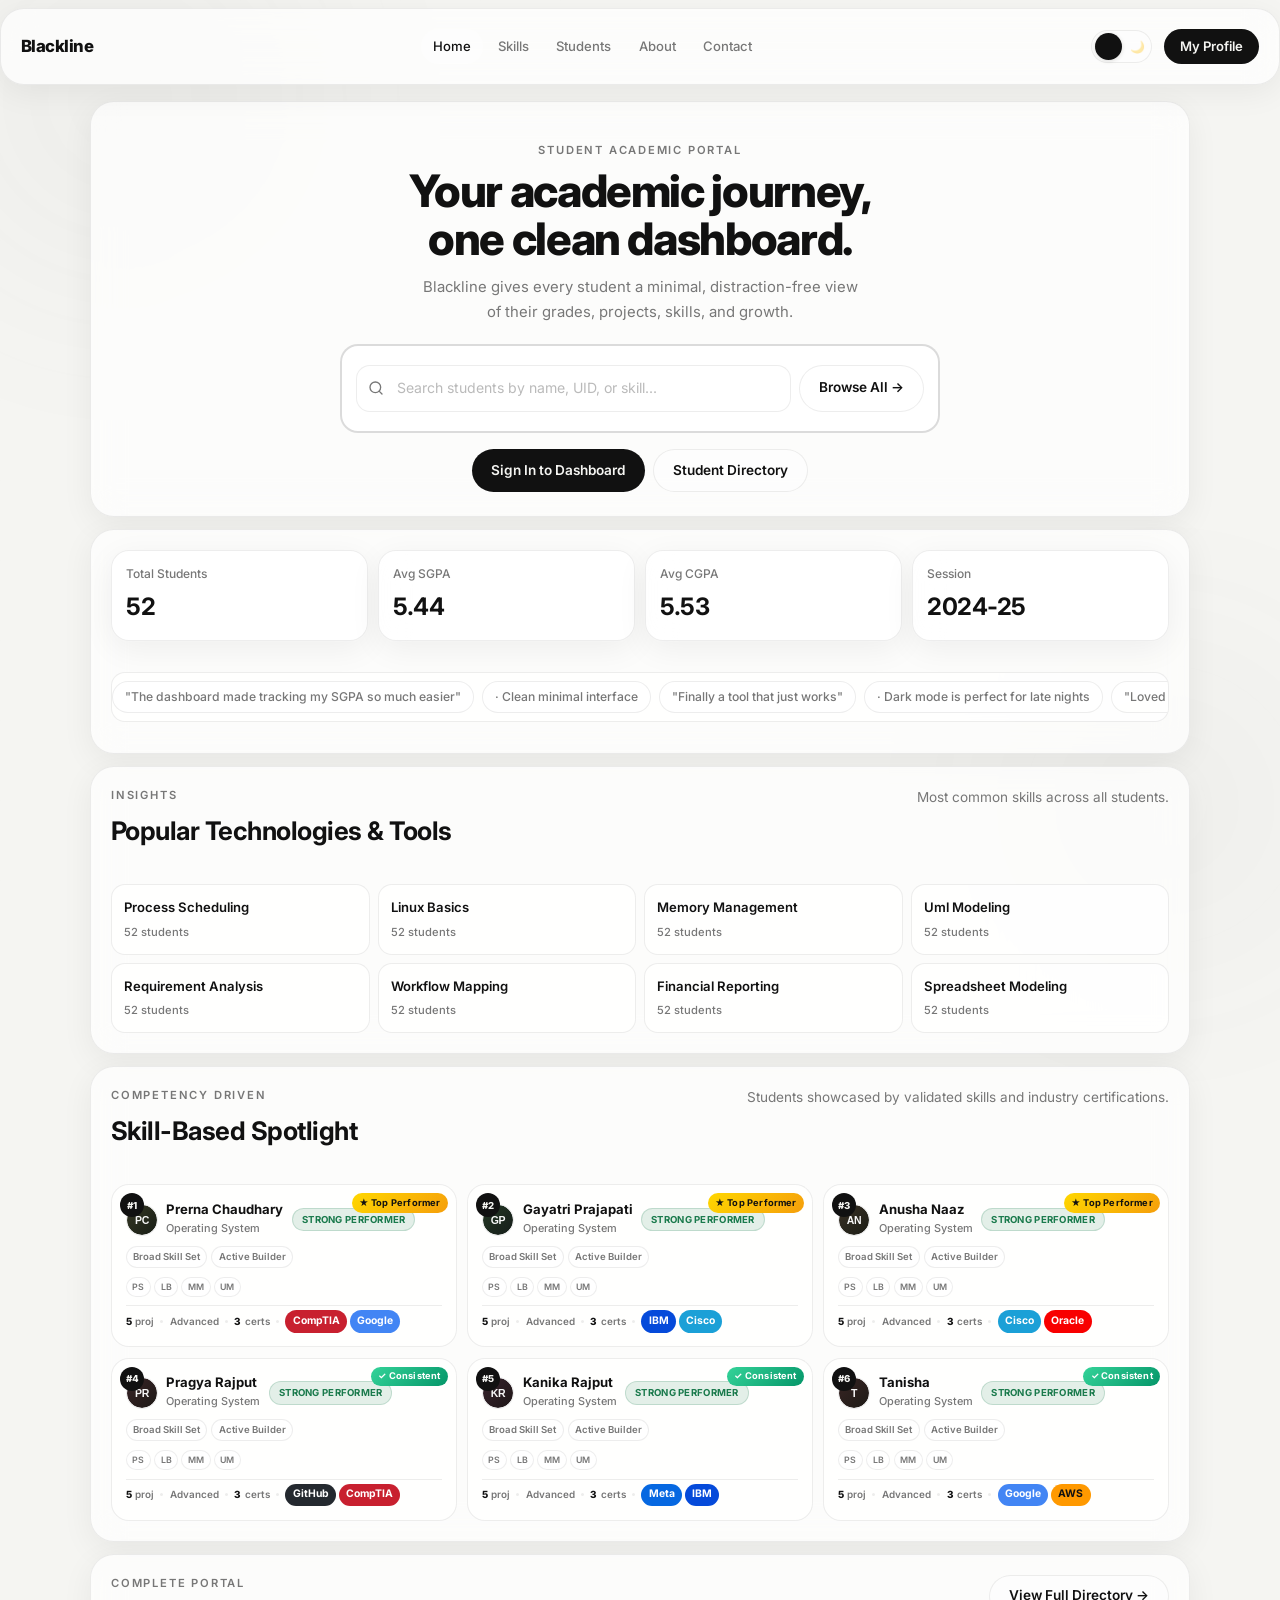
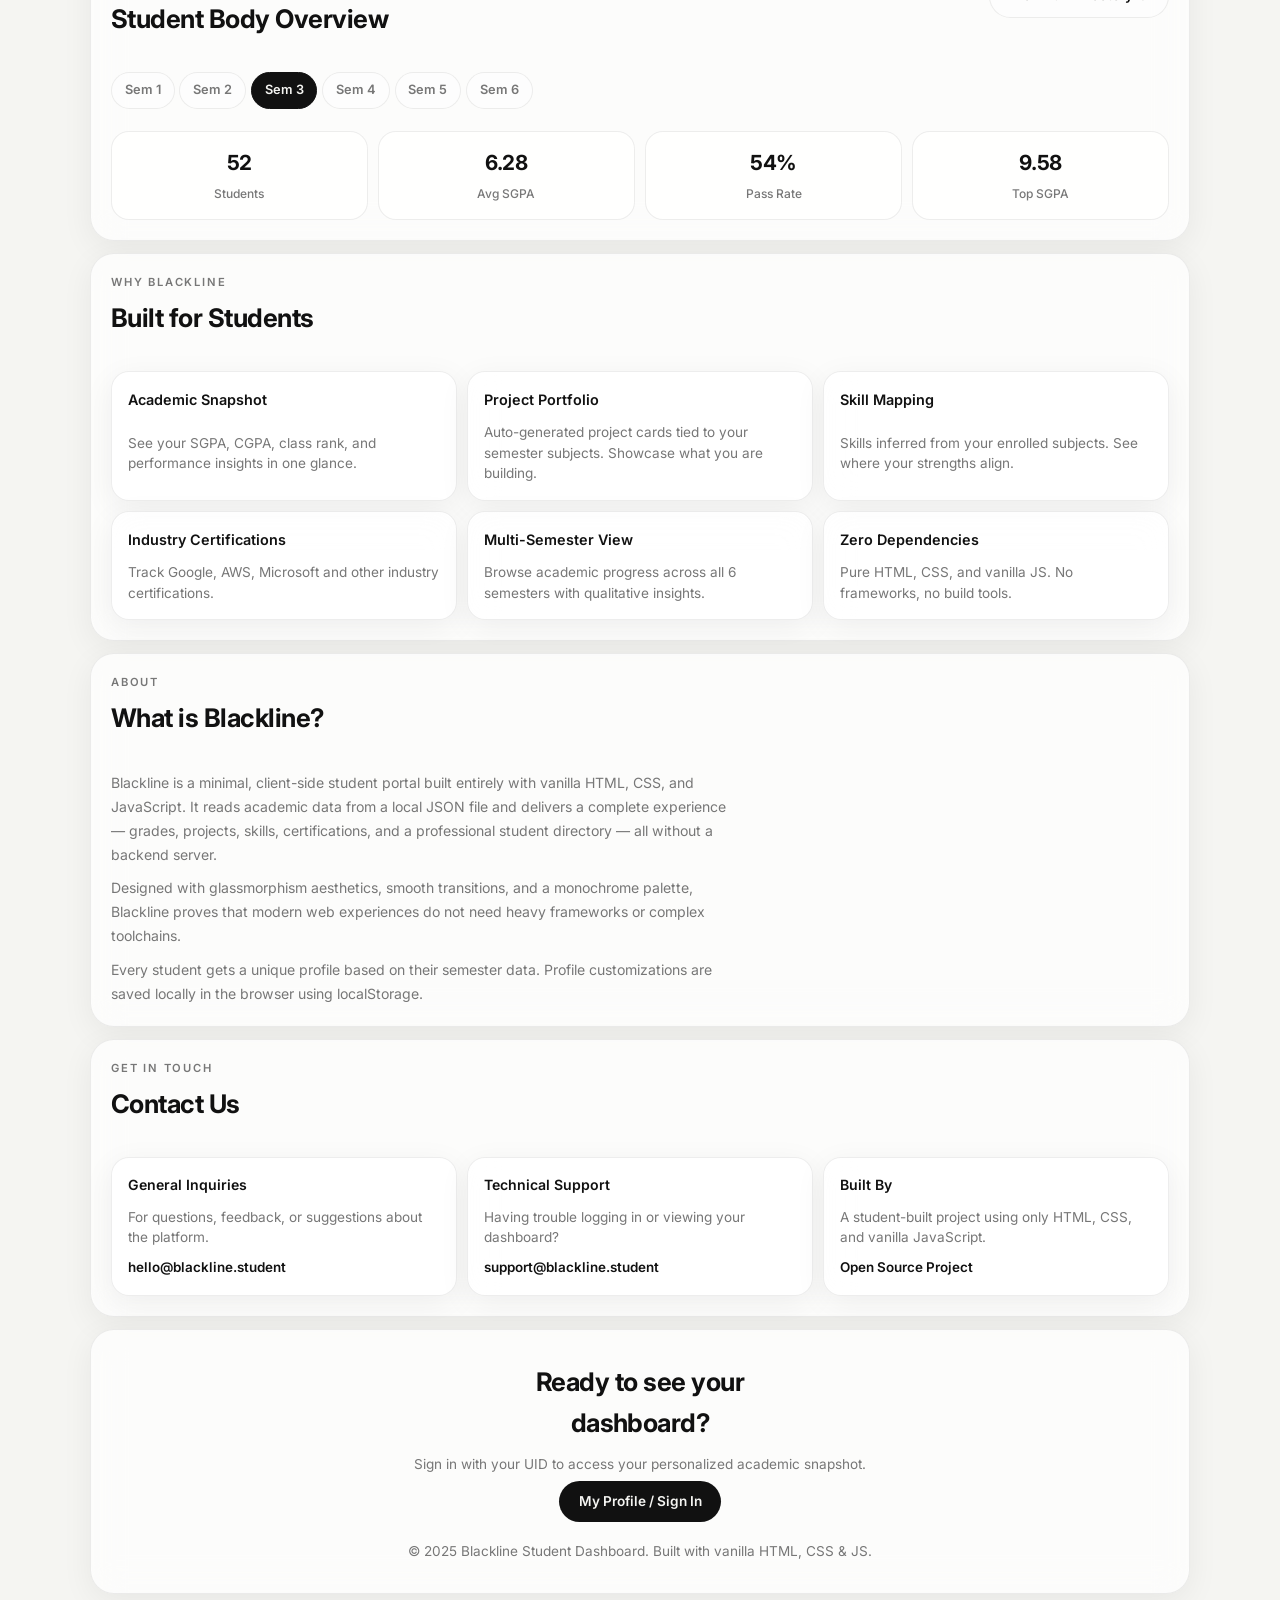
<file: index.html>
<!doctype html>
<html lang="en">
  <head>
    <meta charset="UTF-8" />
    <meta name="viewport" content="width=device-width, initial-scale=1.0" />
    <meta name="description" content="Blackline — A modern student academic portal. Discover students, explore skills, and access your dashboard." />
    <title>Blackline — Student Academic Portal</title>
    <link rel="preconnect" href="https://fonts.googleapis.com" />
    <link rel="preconnect" href="https://fonts.gstatic.com" crossorigin />
    <link href="https://fonts.googleapis.com/css2?family=Inter:wght@400;500;600;700;800&display=swap" rel="stylesheet" />
    <link rel="stylesheet" href="css/main.css" />
    <link rel="stylesheet" href="css/layout.css" />
    <link rel="stylesheet" href="css/components.css" />
    <link rel="stylesheet" href="css/pages.css" />
    <link rel="stylesheet" href="css/responsive.css" />
  </head>
  <body class="page page-home" data-page="home">
    <div class="page-noise" aria-hidden="true"></div>
    <div class="orb orb-1" aria-hidden="true"></div>
    <div class="orb orb-2" aria-hidden="true"></div>
    <div class="transition-shield" aria-hidden="true"></div>

    <!-- NAV BAR -->
    <header class="glass-panel home-nav" id="home-nav">
      <a class="home-logo" href="index.html">Blackline</a>
      <nav class="home-nav-links">
        <a href="#hero" class="is-current">Home</a>
        <a href="#skill-spotlight">Skills</a>
        <a href="students.html">Students</a>
        <a href="#about">About</a>
        <a href="#contact">Contact</a>
      </nav>
      <label class="theme-switch" aria-label="Toggle dark mode">
        <input type="checkbox" data-theme-toggle id="theme-toggle-home" />
        <span class="theme-switch-track"><span class="theme-switch-icon sun-icon">☀️</span><span class="theme-switch-thumb"></span><span class="theme-switch-icon moon-icon">🌙</span></span>
      </label>
      <a class="primary-button home-profile-btn" href="login.html"><span class="btn-text">My Profile</span></a>
    </header>

    <main class="app-shell home-shell">
      <!-- HERO with search -->
      <section class="glass-panel home-hero" id="hero">
        <p class="eyebrow">Student Academic Portal</p>
        <h1>Your academic journey,<br />one clean dashboard.</h1>
        <p class="lead">Blackline gives every student a minimal, distraction-free view of their grades, projects, skills, and growth.</p>
        <div class="hero-search-wrap" id="hero-search-wrap">
          <div class="search-panel hero-search-panel">
            <div class="search-input-wrap">
              <div class="search-icon-wrap">
                <svg class="search-svg" viewBox="0 0 24 24" fill="none" stroke="currentColor" stroke-width="2" stroke-linecap="round"><circle cx="11" cy="11" r="8" /><line x1="21" y1="21" x2="16.65" y2="16.65" /></svg>
                <input id="hero-student-search" type="search" placeholder="Search students by name, UID, or skill..." autocomplete="off" />
              </div>
              <a class="secondary-button" href="students.html">Browse All →</a>
            </div>
          </div>
          <div class="hero-search-results" id="hero-search-results"></div>
        </div>
        <div class="home-hero-actions">
          <a class="primary-button" href="login.html"><span class="btn-text">Sign In to Dashboard</span></a>
          <a class="secondary-button" href="students.html">Student Directory</a>
        </div>
      </section>

      <!-- STATS -->
      <section class="glass-panel home-section" id="stats">
        <div class="home-stats-row">
          <div class="stat-tile interactive-surface"><span class="stat-label">Total Students</span><strong class="stat-value" id="home-student-count">--</strong></div>
          <div class="stat-tile interactive-surface"><span class="stat-label">Avg SGPA</span><strong class="stat-value" id="home-avg-sgpa">--</strong></div>
          <div class="stat-tile interactive-surface"><span class="stat-label">Avg CGPA</span><strong class="stat-value" id="home-avg-cgpa">--</strong></div>
          <div class="stat-tile interactive-surface"><span class="stat-label">Session</span><strong class="stat-value" id="home-session">--</strong></div>
        </div>
        <div class="marquee-wrap" aria-hidden="true">
          <div class="marquee marquee-left">
            <div class="marquee-track">
              <span class="marquee-item">"The dashboard made tracking my SGPA so much easier"</span>
              <span class="marquee-item">· Clean minimal interface</span>
              <span class="marquee-item">"Finally a tool that just works"</span>
              <span class="marquee-item">· Dark mode is perfect for late nights</span>
              <span class="marquee-item">"Loved the project portfolio section"</span>
              <span class="marquee-item">· Built with vanilla JS</span>
              <span class="marquee-item">"The dashboard made tracking my SGPA so much easier"</span>
              <span class="marquee-item">· Clean minimal interface</span>
              <span class="marquee-item">"Finally a tool that just works"</span>
              <span class="marquee-item">· Dark mode is perfect for late nights</span>
              <span class="marquee-item">"Loved the project portfolio section"</span>
              <span class="marquee-item">· Built with vanilla JS</span>
            </div>
          </div>
        </div>
      </section>

      <!-- POPULAR TECHNOLOGIES -->
      <section class="glass-panel home-section" id="popular-tech">
        <div class="section-heading">
          <div><p class="eyebrow">Insights</p><h2>Popular Technologies & Tools</h2></div>
          <p class="subtle-text">Most common skills across all students.</p>
        </div>
        <div class="popular-tech-grid" id="popular-tech-grid"></div>
      </section>

      <!-- SKILL-BASED SPOTLIGHT -->
      <section class="glass-panel home-section" id="skill-spotlight">
        <div class="section-heading">
          <div><p class="eyebrow">Competency Driven</p><h2>Skill-Based Spotlight</h2></div>
          <p class="subtle-text">Students showcased by validated skills and industry certifications.</p>
        </div>
        <div class="skill-spotlight-grid" id="skill-spotlight-grid"></div>
      </section>

      <!-- STUDENT BODY OVERVIEW -->
      <section class="glass-panel home-section" id="student-body">
        <div class="section-heading">
          <div><p class="eyebrow">Complete Portal</p><h2>Student Body Overview</h2></div>
          <a class="secondary-button" href="students.html">View Full Directory →</a>
        </div>
        <div class="semester-tabs" id="semester-tabs"></div>
        <div class="semester-overview-grid" id="semester-overview-grid"></div>
      </section>

      <!-- FEATURES -->
      <section class="glass-panel home-section" id="features">
        <div class="section-heading"><div><p class="eyebrow">Why Blackline</p><h2>Built for Students</h2></div></div>
        <div class="home-features-grid">
          <article class="feature-card interactive-surface"><h3>Academic Snapshot</h3><p class="subtle-text">See your SGPA, CGPA, class rank, and performance insights in one glance.</p></article>
          <article class="feature-card interactive-surface"><h3>Project Portfolio</h3><p class="subtle-text">Auto-generated project cards tied to your semester subjects. Showcase what you are building.</p></article>
          <article class="feature-card interactive-surface"><h3>Skill Mapping</h3><p class="subtle-text">Skills inferred from your enrolled subjects. See where your strengths align.</p></article>
          <article class="feature-card interactive-surface"><h3>Industry Certifications</h3><p class="subtle-text">Track Google, AWS, Microsoft and other industry certifications.</p></article>
          <article class="feature-card interactive-surface"><h3>Multi-Semester View</h3><p class="subtle-text">Browse academic progress across all 6 semesters with qualitative insights.</p></article>
          <article class="feature-card interactive-surface"><h3>Zero Dependencies</h3><p class="subtle-text">Pure HTML, CSS, and vanilla JS. No frameworks, no build tools.</p></article>
        </div>
      </section>

      <!-- ABOUT -->
      <section class="glass-panel home-section" id="about">
        <div class="section-heading"><div><p class="eyebrow">About</p><h2>What is Blackline?</h2></div></div>
        <div class="home-about-content">
          <p>Blackline is a minimal, client-side student portal built entirely with vanilla HTML, CSS, and JavaScript. It reads academic data from a local JSON file and delivers a complete experience — grades, projects, skills, certifications, and a professional student directory — all without a backend server.</p>
          <p>Designed with glassmorphism aesthetics, smooth transitions, and a monochrome palette, Blackline proves that modern web experiences do not need heavy frameworks or complex toolchains.</p>
          <p>Every student gets a unique profile based on their semester data. Profile customizations are saved locally in the browser using localStorage.</p>
        </div>
      </section>

      <!-- CONTACT -->
      <section class="glass-panel home-section" id="contact">
        <div class="section-heading"><div><p class="eyebrow">Get in Touch</p><h2>Contact Us</h2></div></div>
        <div class="home-contact-grid">
          <div class="contact-card interactive-surface"><h3>General Inquiries</h3><p class="subtle-text">For questions, feedback, or suggestions about the platform.</p><p class="contact-value">hello@blackline.student</p></div>
          <div class="contact-card interactive-surface"><h3>Technical Support</h3><p class="subtle-text">Having trouble logging in or viewing your dashboard?</p><p class="contact-value">support@blackline.student</p></div>
          <div class="contact-card interactive-surface"><h3>Built By</h3><p class="subtle-text">A student-built project using only HTML, CSS, and vanilla JavaScript.</p><p class="contact-value">Open Source Project</p></div>
        </div>
      </section>

      <!-- FOOTER -->
      <footer class="glass-panel home-footer">
        <h2>Ready to see your dashboard?</h2>
        <p class="subtle-text">Sign in with your UID to access your personalized academic snapshot.</p>
        <a class="primary-button" href="login.html"><span class="btn-text">My Profile / Sign In</span></a>
        <p class="subtle-text mt-md">&copy; 2025 Blackline Student Dashboard. Built with vanilla HTML, CSS & JS.</p>
      </footer>
    </main>
    <script defer src="js/app.js"></script>
    <script defer src="js/pages/home.js"></script>
  </body>
</html>
</file>
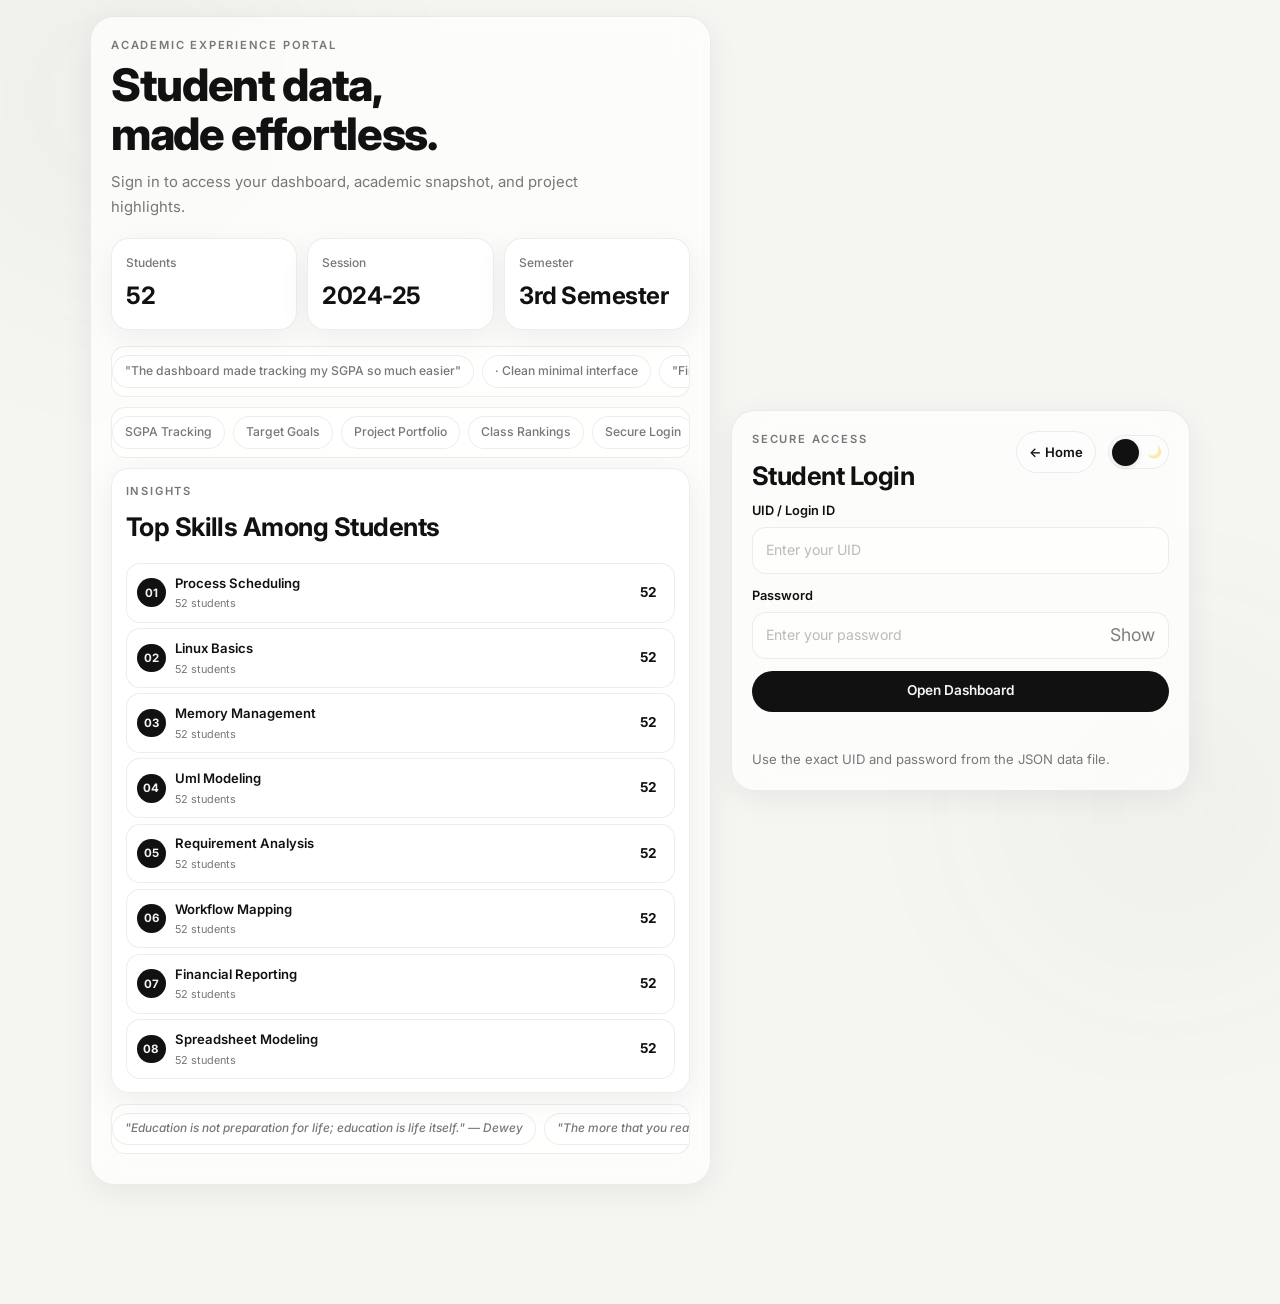
<file: dashboard.html>
<!DOCTYPE html>
<html lang="en">
<head>
  <meta charset="UTF-8">
  <meta name="viewport" content="width=device-width, initial-scale=1.0">
  <meta name="description" content="Blackline Student Dashboard — Profile, marks, projects, skills, certifications.">
  <title>Blackline Student Dashboard</title>
  <link rel="preconnect" href="https://fonts.googleapis.com">
  <link rel="preconnect" href="https://fonts.gstatic.com" crossorigin>
  <link href="https://fonts.googleapis.com/css2?family=Inter:wght@400;500;600;700;800&display=swap" rel="stylesheet">
  <link rel="stylesheet" href="css/main.css">
  <link rel="stylesheet" href="css/layout.css">
  <link rel="stylesheet" href="css/components.css">
  <link rel="stylesheet" href="css/pages.css">
  <link rel="stylesheet" href="css/responsive.css">
</head>
<body class="page page-dashboard" data-page="dashboard">
  <div class="page-noise" aria-hidden="true"></div>
  <div class="orb orb-1" aria-hidden="true"></div>
  <div class="orb orb-2" aria-hidden="true"></div>
  <div class="transition-shield" aria-hidden="true"></div>
  <div class="mobile-nav-overlay" id="mobile-nav-overlay" aria-hidden="true"></div>

  <div class="app-shell dashboard-shell">

    <!-- HEADER: fixed top bar with nav -->
    <header class="glass-panel dashboard-header" id="dashboard-top">
      <div class="header-profile">
        <img class="avatar avatar-header" id="header-avatar" src="" alt="Profile">
        <div class="header-info"><p class="header-title" id="header-name">Student</p><p class="header-subtitle" id="header-meta">UID</p></div>
      </div>
      <button class="hamburger" id="hamburger-btn" aria-label="Toggle navigation" aria-expanded="false"><span></span><span></span><span></span></button>
      <nav class="main-nav" id="main-nav" aria-label="Primary navigation">
        <button class="nav-close-btn" id="nav-close-btn" aria-label="Close navigation" type="button">✕</button>
        <a class="nav-link is-active" data-page-link="dashboard" href="#dashboard">Dashboard</a>
        <a class="nav-link" id="nav-profile-link" href="profile.html">Profile</a>
        <a class="nav-link" data-page-link="academic" href="#academic">Marks</a>
        <a class="nav-link" data-page-link="courses" href="#courses">Courses</a>
        <a class="nav-link" data-page-link="projects" href="#projects">Projects</a>
        <a class="nav-link" data-page-link="settings" href="#settings">Settings</a>
        <button class="nav-button" id="logout-button" type="button">Logout</button>
      </nav>
      <label class="theme-switch" aria-label="Toggle dark mode">
        <input type="checkbox" data-theme-toggle id="theme-toggle-dash">
        <span class="theme-switch-track"><span class="theme-switch-icon sun-icon">☀️</span><span class="theme-switch-thumb"></span><span class="theme-switch-icon moon-icon">🌙</span></span>
      </label>
    </header>

    <!-- PAGE: Dashboard (home/overview) -->
    <section class="dash-page is-active-page" id="dashboard" data-page-id="dashboard">
      <div class="glass-panel hero-panel">
        <div class="hero-copy"><p class="eyebrow">Dashboard</p><h1 id="hero-title">Welcome back</h1><p class="lead" id="hero-description"></p></div>
        <div class="hero-metrics" id="hero-metrics"></div>
        <div class="search-panel">
          <label class="search-label" for="dashboard-search">Search your dashboard</label>
          <div class="search-input-wrap">
            <div class="search-icon-wrap">
              <svg class="search-svg" viewBox="0 0 24 24" fill="none" stroke="currentColor" stroke-width="2" stroke-linecap="round"><circle cx="11" cy="11" r="8"/><line x1="21" y1="21" x2="16.65" y2="16.65"/></svg>
              <input id="dashboard-search" type="search" placeholder="Search subjects, projects, skills…" autocomplete="off">
            </div>
            <button class="secondary-button" id="clear-search" type="button">Clear</button>
          </div>
          <p class="subtle-text" id="search-summary"></p>
        </div>
      </div>
      <!-- Quick skills preview on dashboard -->
      <div class="glass-panel">
        <div class="section-heading"><div><p class="eyebrow">Skills</p><h2>Applied Strengths</h2></div></div>
        <div class="tag-cloud" id="skills-grid"></div>
      </div>
      <!-- Performance Insights -->
      <div class="glass-panel">
        <div class="section-heading"><div><p class="eyebrow">Performance</p><h2>Performance Insights</h2></div><p class="subtle-text">Qualitative overview of your academic journey.</p></div>
        <div id="performance-breakdown"></div>
      </div>
    </section>

    <!-- PAGE: Profile (Identity, Edu, Exp, Certs) -->
    <section class="dash-page" id="profile" data-page-id="profile">
      <div class="glass-panel">
        <div class="section-heading"><div><p class="eyebrow">Profile</p><h2>Student Identity</h2></div><p class="subtle-text">Your profile, focus area, and contact details.</p></div>
        <div class="profile-layout">
          <div class="profile-card interactive-surface">
            <img class="avatar avatar-profile" id="profile-avatar" src="" alt="Profile">
            <div class="profile-copy"><h3 id="profile-name">Name</h3><p class="profile-headline" id="profile-headline"></p><p class="profile-about" id="profile-about"></p></div>
          </div>
          <div class="detail-grid" id="profile-details"></div>
        </div>
      </div>
      
      <div class="glass-panel">
        <div class="section-heading"><div><p class="eyebrow">Background</p><h2>Education</h2></div></div>
        <div class="card-grid" id="education-grid"></div>
      </div>

      <div class="glass-panel">
        <div class="section-heading"><div><p class="eyebrow">Career</p><h2>Experience</h2></div></div>
        <div class="card-grid" id="experience-grid"></div>
      </div>

      <div class="glass-panel">
        <div class="section-heading"><div><p class="eyebrow">Credentials</p><h2>Certifications &amp; Licenses</h2></div></div>
        <div class="card-grid certification-grid" id="certifications-grid"></div>
      </div>

      <div class="glass-panel">
        <div class="section-heading"><div><p class="eyebrow">Communication</p><h2>Languages</h2></div></div>
        <div class="card-grid" id="languages-grid"></div>
      </div>

      <div class="glass-panel">
        <div class="section-heading"><div><p class="eyebrow">Stack</p><h2>Technologies</h2></div></div>
        <div class="card-grid" id="technologies-grid"></div>
      </div>
    </section>

    <!-- PAGE: Marks / Academic -->
    <section class="dash-page" id="academic" data-page-id="academic">
      <div class="glass-panel">
        <div class="section-heading"><div><p class="eyebrow">Academic</p><h2>Marks &amp; Grades</h2></div><p class="subtle-text">Subject-wise performance snapshot.</p></div>
        <div class="summary-grid" id="academic-summary"></div>
      </div>
      <div class="glass-panel">
        <div class="section-heading compact"><div><p class="eyebrow">Subjects</p><h2>Course Details</h2></div></div>
        <div class="semester-tabs" id="dash-academic-tabs"></div>
        <div class="semester-content-wrap">
          <div class="card-grid academic-grid" id="academic-grid"></div>
        </div>
      </div>
    </section>

    <!-- PAGE: Courses -->
    <section class="dash-page" id="courses" data-page-id="courses">
      <div class="glass-panel">
        <div class="section-heading"><div><p class="eyebrow">Learning</p><h2>Additional Courses</h2></div><p class="subtle-text">Structured learning and ongoing courses.</p></div>
        <div class="card-grid" id="courses-grid"></div>
      </div>
    </section>

    <!-- PAGE: Projects -->
    <section class="dash-page" id="projects" data-page-id="projects">
      <div class="glass-panel">
        <div class="section-heading"><div><p class="eyebrow">Projects</p><h2>Portfolio Highlights</h2></div><p class="subtle-text">Project cards with domain-relevant ideas.</p></div>
        <div class="card-grid project-grid" id="projects-grid"></div>
      </div>
    </section>

    <!-- PAGE: Settings / Edit Profile -->
    <section class="dash-page" id="settings" data-page-id="settings">
      <div class="glass-panel">
        <div class="section-heading"><div><p class="eyebrow">Settings</p><h2>Edit Profile</h2></div><p class="subtle-text">Saved in this browser's localStorage.</p></div>
        <form class="editor-form" id="profile-form" novalidate>
          <div class="editor-preview interactive-surface">
            <img class="avatar avatar-editor" id="editor-avatar" src="" alt="Preview">
            <div><h3 id="editor-name-preview">Name</h3><p class="subtle-text">Upload an image or keep the generated avatar.</p></div>
            <div class="field-group field-group-inline"><label for="avatar-upload">Profile Image</label><input id="avatar-upload" name="avatarUpload" type="file" accept="image/*"></div>
          </div>
          <div class="editor-grid">
            <div class="field-group"><label for="display-name">Preferred Name</label><input id="display-name" name="displayName" type="text" placeholder="Display name"></div>
            <div class="field-group"><label for="headline">Headline</label><input id="headline" name="headline" type="text" placeholder="Short headline"></div>
            <div class="field-group"><label for="email">Email</label><input id="email" name="email" type="email" placeholder="you@example.com"></div>
            <div class="field-group"><label for="phone">Phone</label><input id="phone" name="phone" type="tel" placeholder="+91"></div>
            <div class="field-group"><label for="location">Location</label><input id="location" name="location" type="text" placeholder="City, State"></div>
            <div class="field-group"><label for="learning-focus">Academic Focus</label><input id="learning-focus" name="learningFocus" type="text" placeholder="Current focus"></div>
            <div class="field-group field-group-wide"><label for="skills-input">Skills</label><textarea id="skills-input" name="skills" rows="2" placeholder="Comma-separated skills"></textarea></div>
            <div class="field-group field-group-wide"><label for="about-input">About</label><textarea id="about-input" name="about" rows="4" placeholder="Short profile summary"></textarea></div>
          </div>

          <!-- Education Section (LinkedIn-style) -->
          <div class="settings-section" id="settings-education">
            <div class="settings-section-header">
              <div><p class="eyebrow">Background</p><h3>Education</h3></div>
              <button type="button" class="add-entry-btn" id="add-education-btn"><span class="plus-icon">+</span> Add</button>
            </div>
            <div class="settings-entries" id="education-entries"></div>
          </div>

          <!-- Experience Section (LinkedIn-style) -->
          <div class="settings-section" id="settings-experience">
            <div class="settings-section-header">
              <div><p class="eyebrow">Career</p><h3>Experience</h3></div>
              <button type="button" class="add-entry-btn" id="add-experience-btn"><span class="plus-icon">+</span> Add</button>
            </div>
            <div class="settings-entries" id="experience-entries"></div>
          </div>

          <!-- Certifications Section (LinkedIn-style) -->
          <div class="settings-section" id="settings-certifications">
            <div class="settings-section-header">
              <div><p class="eyebrow">Credentials</p><h3>Certifications & Licenses</h3></div>
              <button type="button" class="add-entry-btn" id="add-certification-btn"><span class="plus-icon">+</span> Add</button>
            </div>
            <div class="settings-entries" id="certification-entries"></div>
          </div>

          <!-- Programming Languages Section -->
          <div class="settings-section" id="settings-languages">
            <div class="settings-section-header">
              <div><p class="eyebrow">Communication</p><h3>Programming Languages</h3></div>
            </div>
            <div class="tag-input-row" id="language-input-row">
              <div class="field-group"><input type="text" id="lang-input" placeholder="e.g. C++, Java, Python, JavaScript"></div>
              <div class="field-group">
                <select id="lang-level">
                  <option value="" disabled selected>Select level</option>
                  <option value="Beginner">Beginner</option>
                  <option value="Intermediate">Intermediate</option>
                  <option value="Advanced">Advanced</option>
                </select>
              </div>
              <button type="button" class="secondary-button" id="add-language-btn">Add</button>
            </div>
            <div class="tag-cloud mt-sm" id="language-entries"></div>
          </div>

          <!-- Technologies Section -->
          <div class="settings-section" id="settings-technologies">
            <div class="settings-section-header">
              <div><p class="eyebrow">Stack</p><h3>Technologies & Tools</h3></div>
            </div>
            <div class="tag-input-row" id="technology-input-row">
              <div class="field-group"><input type="text" id="tech-input" placeholder="e.g. React, Node.js, Docker, AWS"></div>
              <div class="field-group">
                <select id="tech-level">
                  <option value="" disabled selected>Select level</option>
                  <option value="Beginner">Beginner</option>
                  <option value="Intermediate">Intermediate</option>
                  <option value="Advanced">Advanced</option>
                </select>
              </div>
              <button type="button" class="secondary-button" id="add-technology-btn">Add</button>
            </div>
            <div class="tag-cloud mt-sm" id="technology-entries"></div>
          </div>

          <div class="editor-actions">
            <button class="primary-button" type="submit"><span class="btn-text">Save Changes</span></button>
            <button class="secondary-button" id="reset-profile" type="button">Reset Customizations</button>
          </div>
        </form>
        <p class="form-feedback" id="profile-feedback" aria-live="polite"></p>
      </div>
    </section>

    <!-- FOOTER -->
    <footer class="glass-panel dashboard-footer">
      <p class="subtle-text">&copy; 2025 Blackline Student Dashboard. Built with vanilla HTML, CSS &amp; JS.</p>
    </footer>
  </div>
  <script defer src="js/app.js"></script>
  <script defer src="js/pages/dashboard.js"></script>
</body>
</html>
</file>
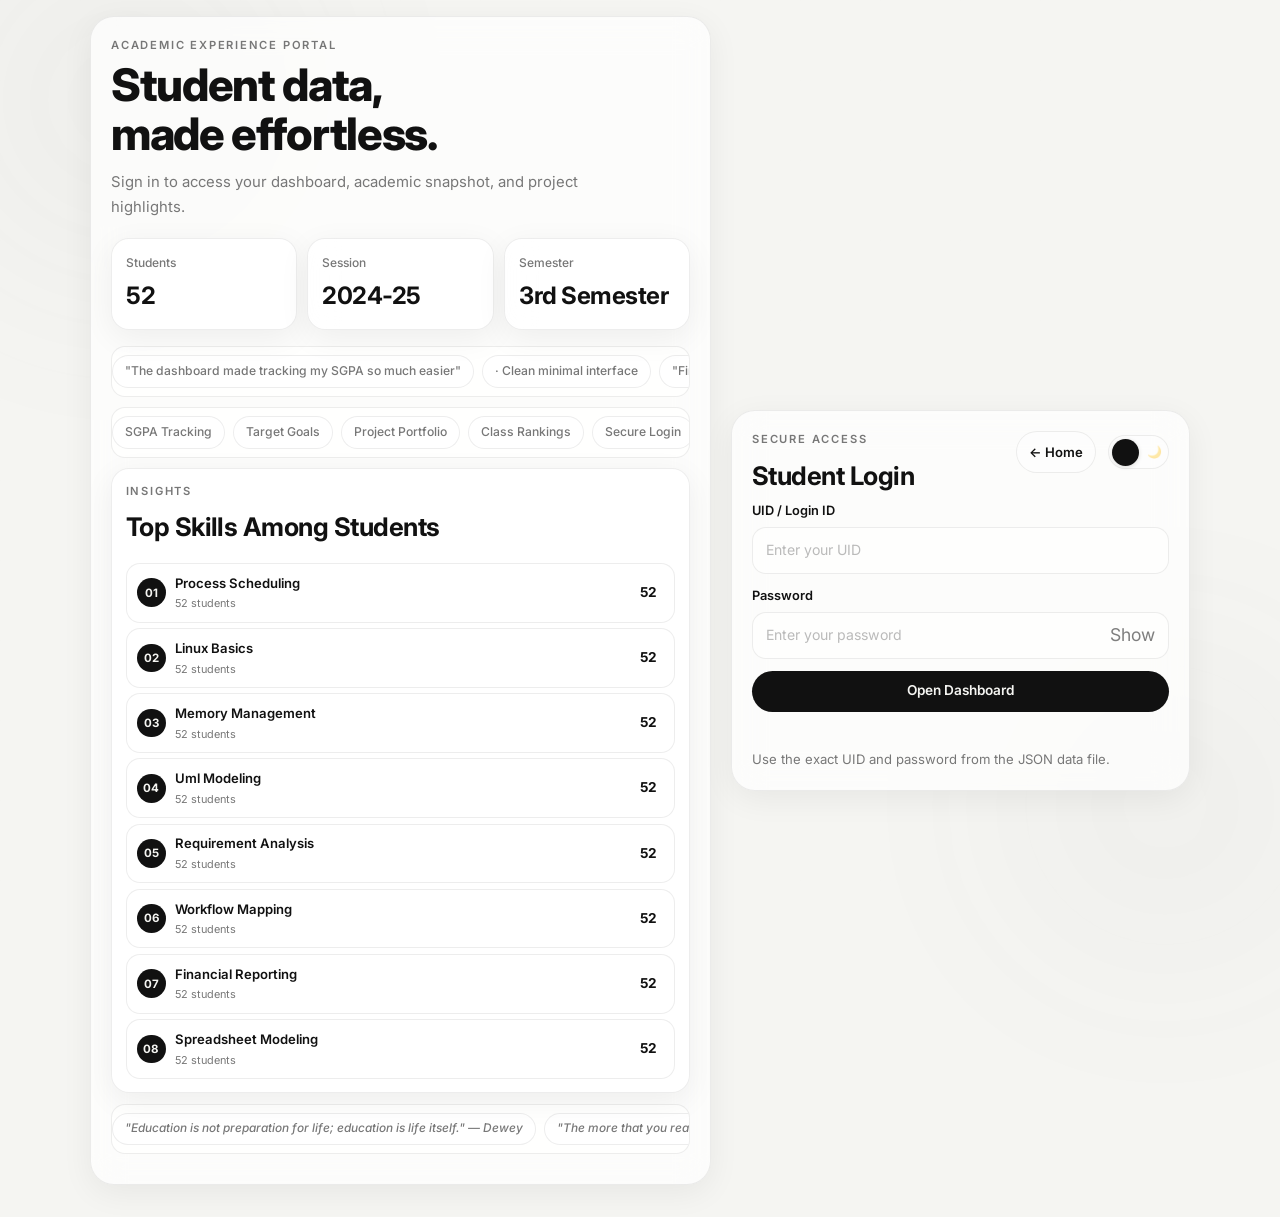
<file: login.html>
<!DOCTYPE html>
<html lang="en">
<head>
  <meta charset="UTF-8">
  <meta name="viewport" content="width=device-width, initial-scale=1.0">
  <meta name="description" content="Blackline Student Dashboard — Minimal academic portal.">
  <title>Blackline Student Dashboard | Login</title>
  <link rel="preconnect" href="https://fonts.googleapis.com">
  <link rel="preconnect" href="https://fonts.gstatic.com" crossorigin>
  <link href="https://fonts.googleapis.com/css2?family=Inter:wght@400;500;600;700;800&display=swap" rel="stylesheet">
  <link rel="stylesheet" href="css/main.css">
  <link rel="stylesheet" href="css/layout.css">
  <link rel="stylesheet" href="css/components.css">
  <link rel="stylesheet" href="css/pages.css">
  <link rel="stylesheet" href="css/responsive.css">
</head>
<body class="page page-auth" data-page="login">
  <div class="page-noise" aria-hidden="true"></div>
  <div class="orb orb-1" aria-hidden="true"></div>
  <div class="orb orb-2" aria-hidden="true"></div>
  <div class="transition-shield" aria-hidden="true"></div>

  <main class="app-shell auth-shell">

    <!-- LEFT: overview panel -->
    <section class="glass-panel auth-overview" id="auth-overview">
      <p class="eyebrow">Academic Experience Portal</p>
      <h1>Student data, made&nbsp;effortless.</h1>
      <p class="lead">Sign in to access your dashboard, academic snapshot, and project highlights.</p>

      <!-- Stats row -->
      <div class="overview-grid">
        <article class="stat-tile interactive-surface"><span class="stat-label">Students</span><strong class="stat-value" id="login-student-count">—</strong></article>
        <article class="stat-tile interactive-surface"><span class="stat-label">Session</span><strong class="stat-value" id="login-session-label">—</strong></article>
        <article class="stat-tile interactive-surface"><span class="stat-label">Semester</span><strong class="stat-value" id="login-semester-label">—</strong></article>
      </div>

      <!-- Infinite scrolling banner 1 -->
      <div class="marquee-wrap" aria-hidden="true">
        <div class="marquee marquee-left">
          <div class="marquee-track">
            <span class="marquee-item">"The dashboard made tracking my SGPA so much easier"</span>
            <span class="marquee-item">· Clean minimal interface</span>
            <span class="marquee-item">"Finally a tool that just works"</span>
            <span class="marquee-item">· Dark mode is perfect for late nights</span>
            <span class="marquee-item">"Loved the project portfolio section"</span>
            <span class="marquee-item">· Built with vanilla JS — no bloat</span>
            <span class="marquee-item">"Helped me stay on top of backlogs"</span>
            <span class="marquee-item">· Responsive on every device</span>
            <span class="marquee-item">"The dashboard made tracking my SGPA so much easier"</span>
            <span class="marquee-item">· Clean minimal interface</span>
            <span class="marquee-item">"Finally a tool that just works"</span>
            <span class="marquee-item">· Dark mode is perfect for late nights</span>
            <span class="marquee-item">"Loved the project portfolio section"</span>
            <span class="marquee-item">· Built with vanilla JS — no bloat</span>
            <span class="marquee-item">"Helped me stay on top of backlogs"</span>
            <span class="marquee-item">· Responsive on every device</span>
          </div>
        </div>
      </div>

      <!-- Infinite scrolling banner 2: Features (reverse) -->
      <div class="marquee-wrap" aria-hidden="true">
        <div class="marquee marquee-right">
          <div class="marquee-track">
            <span class="marquee-item">SGPA Tracking</span>
            <span class="marquee-item">Target Goals</span>
            <span class="marquee-item">Project Portfolio</span>
            <span class="marquee-item">Class Rankings</span>
            <span class="marquee-item">Secure Login</span>
            <span class="marquee-item">Dark Mode</span>
            <span class="marquee-item">Mobile Ready</span>
            <span class="marquee-item">Instant Load</span>
            <span class="marquee-item">SGPA Tracking</span>
            <span class="marquee-item">Target Goals</span>
            <span class="marquee-item">Project Portfolio</span>
            <span class="marquee-item">Class Rankings</span>
            <span class="marquee-item">Secure Login</span>
            <span class="marquee-item">Dark Mode</span>
            <span class="marquee-item">Mobile Ready</span>
            <span class="marquee-item">Instant Load</span>
          </div>
        </div>
      </div>

      <!-- Top Skills Among Students -->
      <div class="leaderboard-card interactive-surface">
        <div class="section-heading compact"><div><p class="eyebrow">Insights</p><h2>Top Skills Among Students</h2></div></div>
        <div class="top-skills-list" id="top-skills-list" aria-live="polite"></div>
      </div>

      <!-- Quotes banner -->
      <div class="marquee-wrap" aria-hidden="true">
        <div class="marquee marquee-left marquee-slow">
          <div class="marquee-track">
            <span class="marquee-item quote-item">"Education is not preparation for life; education is life itself." — Dewey</span>
            <span class="marquee-item quote-item">"The more that you read, the more things you will know." — Dr. Seuss</span>
            <span class="marquee-item quote-item">"Success is the sum of small efforts, repeated." — Collier</span>
            <span class="marquee-item quote-item">"Learning never exhausts the mind." — Da Vinci</span>
            <span class="marquee-item quote-item">"Education is not preparation for life; education is life itself." — Dewey</span>
            <span class="marquee-item quote-item">"The more that you read, the more things you will know." — Dr. Seuss</span>
            <span class="marquee-item quote-item">"Success is the sum of small efforts, repeated." — Collier</span>
            <span class="marquee-item quote-item">"Learning never exhausts the mind." — Da Vinci</span>
          </div>
        </div>
      </div>
    </section>

    <!-- RIGHT: login form -->
    <section class="glass-panel auth-panel" id="auth-panel">
      <div class="panel-topbar">
        <div><p class="eyebrow">Secure Access</p><h2>Student Login</h2></div>
        <div style="display:flex; gap:.75rem; align-items:center;">
          <a href="index.html" class="secondary-button" id="auth-home-btn" style="text-decoration:none; padding:.35rem .75rem; font-size:.82rem;">← Home</a>
          <label class="theme-switch" aria-label="Toggle dark mode">
            <input type="checkbox" data-theme-toggle id="theme-toggle-login">
            <span class="theme-switch-track"><span class="theme-switch-icon sun-icon">☀️</span><span class="theme-switch-thumb"></span><span class="theme-switch-icon moon-icon">🌙</span></span>
          </label>
        </div>
      </div>
      <form id="login-form" class="form-card" novalidate>
        <div class="field-group"><label for="login-id">UID / Login ID</label><input id="login-id" name="loginId" type="text" autocomplete="username" placeholder="Enter your UID" required></div>
        <div class="field-group"><label for="login-password">Password</label>
          <div class="password-wrap"><input id="login-password" name="password" type="password" autocomplete="current-password" placeholder="Enter your password" required><button type="button" class="password-toggle" id="password-toggle" aria-label="Show password"><span class="eye-icon">Show</span></button></div>
        </div>
        <button class="primary-button" id="login-submit" type="submit"><span class="btn-text">Open Dashboard</span><span class="btn-loader" aria-hidden="true"></span></button>
      </form>
      <p class="form-feedback" id="login-feedback" aria-live="polite"></p>
      <div class="auth-footnote"><p>Use the exact UID and password from the JSON data file.</p></div>
    </section>
  </main>
  <script defer src="js/app.js"></script>
  <script defer src="js/pages/auth.js"></script>
</body>
</html>
</file>
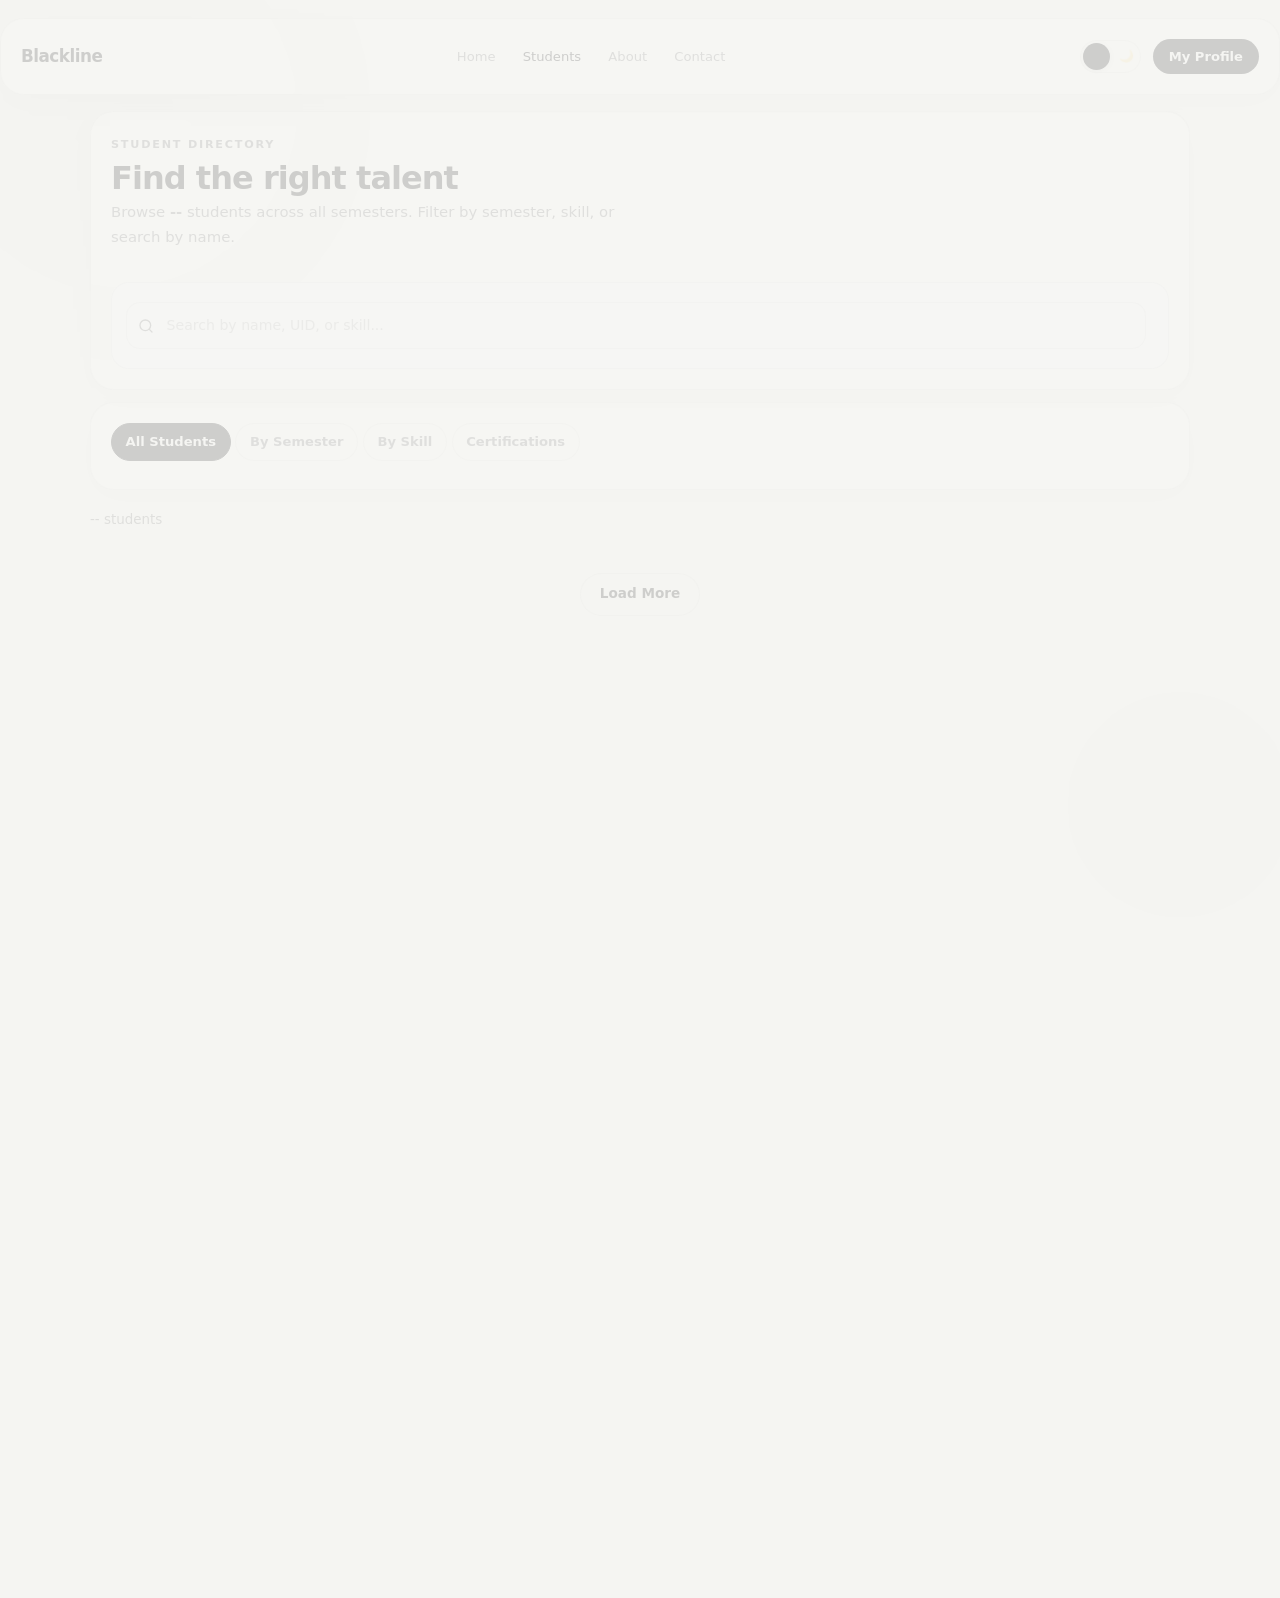
<file: profile.html>
<!doctype html>
<html lang="en">
  <head>
    <meta charset="UTF-8" />
    <meta name="viewport" content="width=device-width, initial-scale=1.0" />
    <meta name="description" content="Blackline — Student profile with academic snapshot, skills, projects, and certifications." />
    <title>Blackline — Student Profile</title>
    <link rel="preconnect" href="https://fonts.googleapis.com" />
    <link rel="preconnect" href="https://fonts.gstatic.com" crossorigin />
    <link href="https://fonts.googleapis.com/css2?family=Inter:wght@400;500;600;700;800&display=swap" rel="stylesheet" />
    <link rel="stylesheet" href="css/main.css" />
    <link rel="stylesheet" href="css/layout.css" />
    <link rel="stylesheet" href="css/components.css" />
    <link rel="stylesheet" href="css/pages.css" />
    <link rel="stylesheet" href="css/responsive.css" />
  </head>
  <body class="page page-profile" data-page="profile-page">
    <div class="page-noise" aria-hidden="true"></div>
    <div class="orb orb-1" aria-hidden="true"></div>
    <div class="orb orb-2" aria-hidden="true"></div>
    <div class="transition-shield" aria-hidden="true"></div>

    <header class="glass-panel home-nav" id="home-nav">
      <a class="home-logo" href="index.html">Blackline</a>
      <nav class="home-nav-links">
        <a href="index.html">Home</a>
        <a href="students.html">Students</a>
        <a href="index.html#about">About</a>
      </nav>
      <label class="theme-switch" aria-label="Toggle dark mode">
        <input type="checkbox" data-theme-toggle id="theme-toggle-profile" />
        <span class="theme-switch-track"><span class="theme-switch-icon sun-icon">☀️</span><span class="theme-switch-thumb"></span><span class="theme-switch-icon moon-icon">🌙</span></span>
      </label>
      <a class="primary-button home-profile-btn" href="login.html"><span class="btn-text">My Profile</span></a>
    </header>

    <main class="app-shell profile-shell">
      <!-- PROFILE HERO -->
      <section class="glass-panel profile-hero-card" id="profile-hero-card">
        <div class="profile-hero-top">
          <img class="avatar avatar-profile-lg" id="pf-avatar" src="" alt="Profile" />
          <div class="profile-hero-info">
            <h1 id="pf-name">Student</h1>
            <p class="profile-hero-headline" id="pf-headline"></p>
            <div class="profile-hero-badges">
              <span class="semester-badge" id="pf-semester-badge">--</span>
              <span class="status-badge" id="pf-status-badge">--</span>
            </div>
          </div>
          <div class="profile-hero-scores">
            <div class="profile-hero-sgpa">
              <span class="sgpa-circle" id="pf-sgpa">--</span>
              <span class="sgpa-label">Latest SGPA</span>
            </div>
            <div class="profile-hero-sgpa">
              <span class="sgpa-circle cgpa-circle" id="pf-cgpa">--</span>
              <span class="sgpa-label">CGPA</span>
            </div>
          </div>
        </div>
      </section>

      <!-- OWNER EDIT BAR -->
      <section class="glass-panel profile-edit-bar" id="profile-edit-bar" style="display: none">
        <p class="subtle-text">You are viewing your own profile.</p>
        <a class="primary-button" href="dashboard.html#settings"><span class="btn-text">Edit Profile</span></a>
      </section>

      <!-- DETAILS -->
      <section class="glass-panel">
        <div class="section-heading"><div><p class="eyebrow">Details</p><h2>Student Information</h2></div></div>
        <div class="detail-grid" id="pf-details-grid"></div>
      </section>
      
      <!-- EDUCATION -->
      <section class="glass-panel">
        <div class="section-heading"><div><p class="eyebrow">Background</p><h2>Education</h2></div></div>
        <div class="card-grid" id="pf-education-grid"></div>
      </section>

      <!-- EXPERIENCE -->
      <section class="glass-panel" id="pf-experience-section">
        <div class="section-heading"><div><p class="eyebrow">Career</p><h2>Experience</h2></div></div>
        <div class="card-grid" id="pf-experience-grid"></div>
      </section>

      <!-- CERTIFICATIONS -->
      <section class="glass-panel">
        <div class="section-heading"><div><p class="eyebrow">Credentials</p><h2>Certifications &amp; Licenses</h2></div></div>
        <div class="card-grid certification-grid" id="pf-certs-grid"></div>
      </section>

      <!-- SKILLS -->
      <section class="glass-panel">
        <div class="section-heading"><div><p class="eyebrow">Skills</p><h2>Competencies</h2></div></div>
        <div class="tag-cloud" id="pf-skills-grid"></div>
      </section>

      <!-- LANGUAGES -->
      <section class="glass-panel">
        <div class="section-heading"><div><p class="eyebrow">Communication</p><h2>Programming Languages</h2></div></div>
        <div class="card-grid" id="pf-languages-grid"></div>
      </section>

      <!-- TECHNOLOGIES -->
      <section class="glass-panel">
        <div class="section-heading"><div><p class="eyebrow">Stack</p><h2>Technologies & Tools</h2></div></div>
        <div class="card-grid" id="pf-technologies-grid"></div>
      </section>

      <!-- CGPA / ALL SEMESTERS -->
      <section class="glass-panel">
        <div class="section-heading"><div><p class="eyebrow">Progress</p><h2>Semester-wise Performance</h2></div></div>
        <div class="semester-progress-grid" id="pf-sem-grid"></div>
      </section>

      <!-- ACADEMIC -->
      <section class="glass-panel">
        <div class="section-heading" style="margin-bottom:0.4rem"><div><p class="eyebrow">Academic</p><h2>Course Performance</h2></div></div>
        <div class="summary-grid" id="pf-academic-summary" style="margin-bottom:.75rem"></div>
        <div class="semester-tabs" id="pf-academic-tabs"></div>
        <div class="semester-content-wrap">
          <div class="card-grid academic-grid" id="pf-courses-grid"></div>
        </div>
      </section>

      <!-- COURSES (Additional) -->
      <section class="glass-panel">
        <div class="section-heading"><div><p class="eyebrow">Learning</p><h2>Additional Courses</h2></div></div>
        <div class="card-grid" id="pf-additional-courses-grid"></div>
      </section>

      <!-- PROJECTS -->
      <section class="glass-panel">
        <div class="section-heading"><div><p class="eyebrow">Projects</p><h2>Portfolio</h2></div></div>
        <div class="card-grid project-grid" id="pf-projects-grid"></div>
      </section>

      <footer class="glass-panel home-footer mt-md">
        <p class="subtle-text">&copy; 2025 Blackline Student Dashboard. Built with vanilla HTML, CSS & JS.</p>
      </footer>
    </main>
    <script defer src="js/app.js"></script>
    <script defer src="js/pages/profile-page.js"></script>
  </body>
</html>
</file>
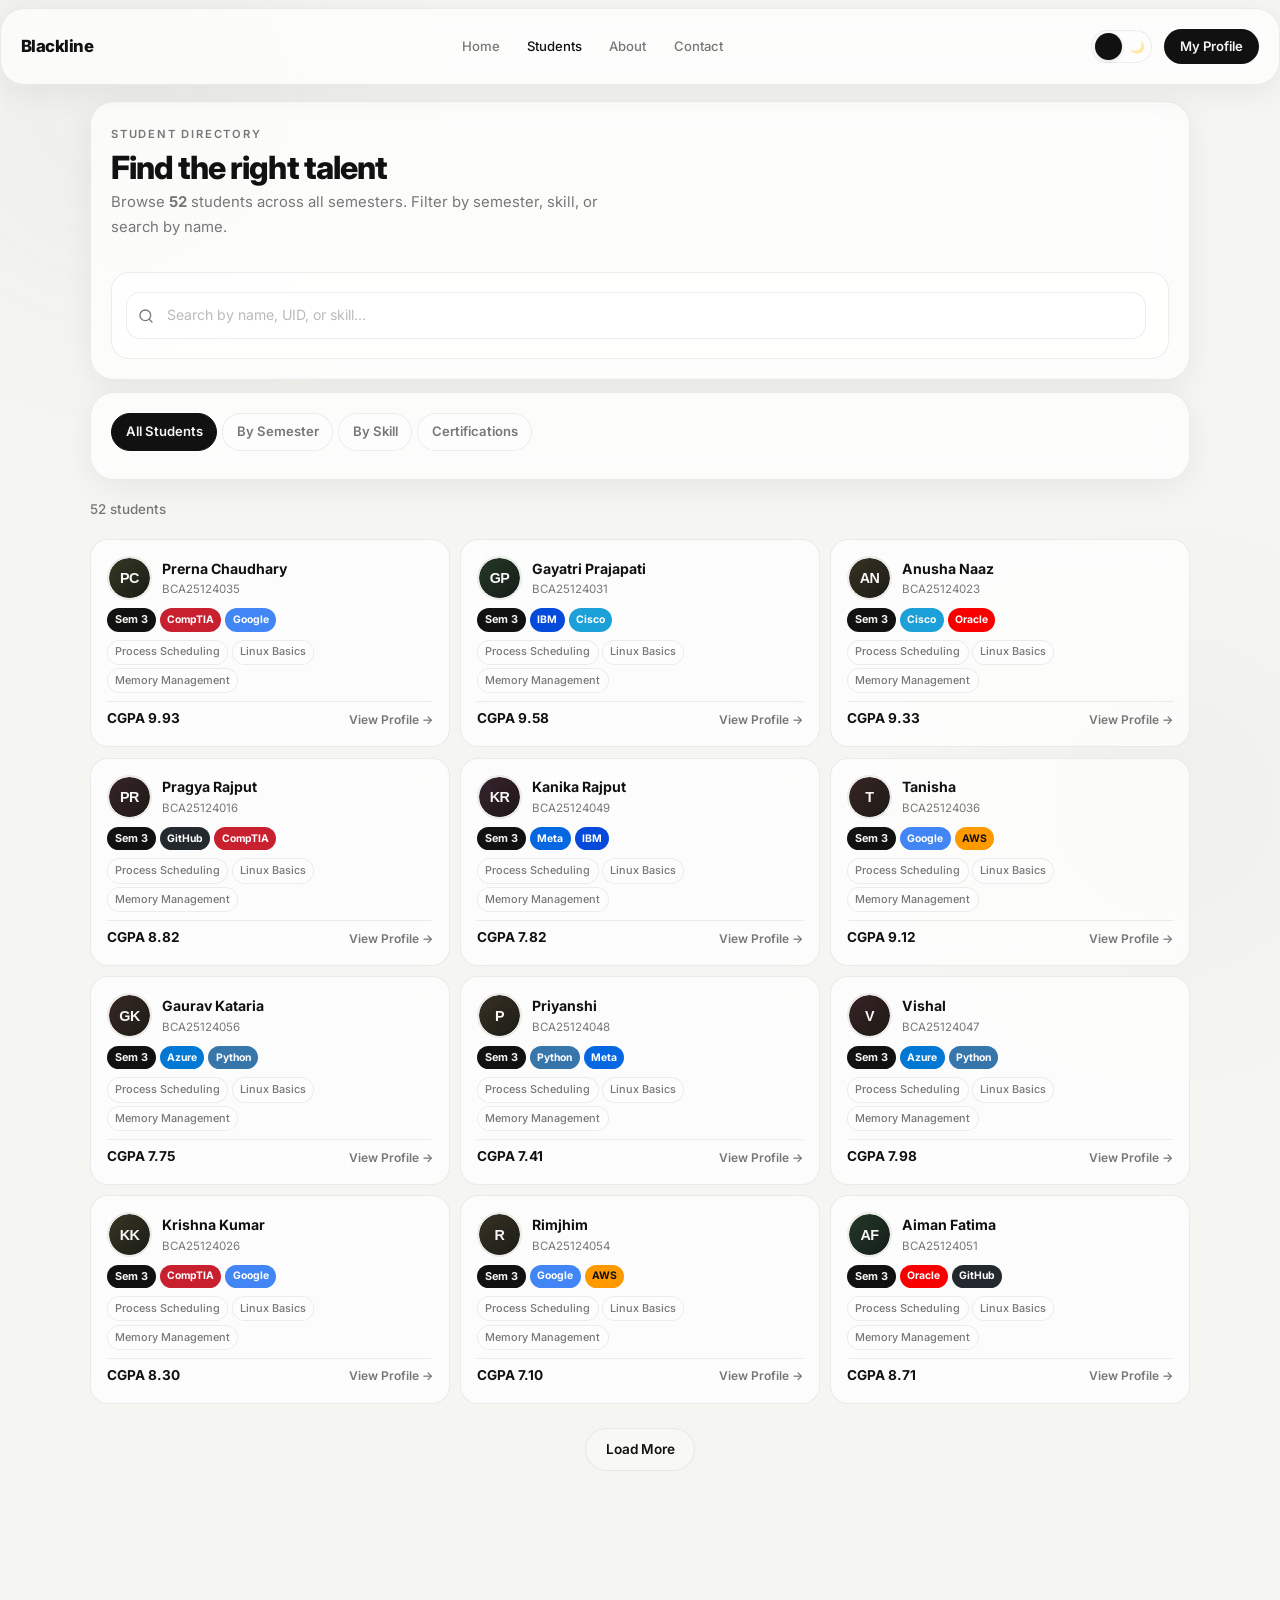
<file: students.html>
<!doctype html>
<html lang="en">
  <head>
    <meta charset="UTF-8" />
    <meta name="viewport" content="width=device-width, initial-scale=1.0" />
    <meta
      name="description"
      content="Blackline Student Directory — Browse, search, and filter students by semester, skill, and certification."
    />
    <title>Blackline — Student Directory</title>
    <link rel="preconnect" href="https://fonts.googleapis.com" />
    <link rel="preconnect" href="https://fonts.gstatic.com" crossorigin />
    <link
      href="https://fonts.googleapis.com/css2?family=Inter:wght@400;500;600;700;800&display=swap"
      rel="stylesheet"
    />
    <link rel="stylesheet" href="css/main.css" />
    <link rel="stylesheet" href="css/layout.css" />
    <link rel="stylesheet" href="css/components.css" />
    <link rel="stylesheet" href="css/pages.css" />
    <link rel="stylesheet" href="css/responsive.css" />
  </head>
  <body class="page page-students" data-page="students">
    <div class="page-noise" aria-hidden="true"></div>
    <div class="orb orb-1" aria-hidden="true"></div>
    <div class="orb orb-2" aria-hidden="true"></div>
    <div class="transition-shield" aria-hidden="true"></div>

    <!-- NAV BAR -->
    <header class="glass-panel home-nav" id="home-nav">
      <a class="home-logo" href="index.html">Blackline</a>
      <nav class="home-nav-links">
        <a href="index.html">Home</a>
        <a href="students.html" class="is-current">Students</a>
        <a href="index.html#about">About</a>
        <a href="index.html#contact">Contact</a>
      </nav>
      <label class="theme-switch" aria-label="Toggle dark mode">
        <input type="checkbox" data-theme-toggle id="theme-toggle-students" />
        <span class="theme-switch-track"
          ><span class="theme-switch-icon sun-icon">☀️</span
          ><span class="theme-switch-thumb"></span
          ><span class="theme-switch-icon moon-icon">🌙</span></span
        >
      </label>
      <a class="primary-button home-profile-btn" href="login.html">
        <span class="btn-text">My Profile</span>
      </a>
    </header>

    <main class="app-shell directory-shell">
      <!-- DIRECTORY HEADER -->
      <section class="glass-panel directory-hero">
        <div class="directory-hero-top">
          <div>
            <p class="eyebrow">Student Directory</p>
            <h1>Find the right talent</h1>
            <p class="lead">
              Browse <strong id="dir-total-count">--</strong> students across
              all semesters. Filter by semester, skill, or search by name.
            </p>
          </div>
        </div>
        <!-- Search bar -->
        <div class="search-panel directory-search-panel">
          <div class="search-input-wrap">
            <div class="search-icon-wrap">
              <svg
                class="search-svg"
                viewBox="0 0 24 24"
                fill="none"
                stroke="currentColor"
                stroke-width="2"
                stroke-linecap="round"
              >
                <circle cx="11" cy="11" r="8" />
                <line x1="21" y1="21" x2="16.65" y2="16.65" />
              </svg>
              <input
                id="dir-search"
                type="search"
                placeholder="Search by name, UID, or skill..."
                autocomplete="off"
              />
            </div>
          </div>
        </div>
      </section>

      <!-- FILTER TABS -->
      <section class="glass-panel directory-filters">
        <div class="dir-filter-tabs" id="dir-filter-tabs">
          <button class="filter-tab is-active" data-filter="all">All Students</button>
          <button class="filter-tab" data-filter="semester">By Semester</button>
          <button class="filter-tab" data-filter="skill">By Skill</button>
          <button class="filter-tab" data-filter="cert">Certifications</button>
        </div>
        <!-- Sub-filters (dynamic) -->
        <div class="dir-sub-filters" id="dir-sub-filters"></div>
      </section>

      <!-- RESULTS SUMMARY -->
      <div class="dir-results-summary" id="dir-results-summary">
        <span id="dir-results-count">-- students</span>
        <span class="dir-active-filter" id="dir-active-filter"></span>
      </div>

      <!-- STUDENT CARDS GRID -->
      <div class="dir-card-grid" id="dir-card-grid"></div>

      <!-- LOAD MORE / PAGINATION -->
      <div class="dir-load-more" id="dir-load-more">
        <button class="secondary-button" id="dir-load-more-btn" type="button">Load More</button>
      </div>

      <!-- FOOTER -->
      <footer class="glass-panel home-footer" style="margin-top: 1rem">
        <p class="subtle-text">
          &copy; 2025 Blackline Student Dashboard. Built with vanilla HTML, CSS & JS.
        </p>
      </footer>
    </main>
    <script defer src="js/app.js"></script>
    <script defer src="js/pages/directory.js"></script>
  </body>
</html>
</file>
<file: css/main.css>
/* ================================================================
   BLACKLINE — Design Tokens, Reset, Typography, Accessibility
   ================================================================ */

/* === 1. TOKENS === */
:root {
  color-scheme: light;
  --font-sans: "Inter", system-ui, -apple-system, sans-serif;
  --space-4: 1rem;
  --space-6: 1.5rem;
  --radius-xl: 24px;
  --radius-lg: 18px;
  --radius-md: 14px;
  --radius-sm: 10px;
  --radius-pill: 999px;
  
  /* Semantic Color System */
  --primary: #111;
  --secondary: #555;
  
  --bg-app: #f5f5f2;
  --bg-card: rgba(255, 255, 255, 0.72);
  --bg-solid: #fff;
  --bg-hover: rgba(0, 0, 0, 0.05);
  --bg-input: rgba(255, 255, 255, 0.5);
  --bg-chip: rgba(255, 255, 255, 0.35);
  
  --text-primary: #111;
  --text-secondary: #777;
  --text-disabled: #aaa;
  
  --border-subtle: rgba(0, 0, 0, 0.07);
  --border-strong: rgba(0, 0, 0, 0.14);
  
  --state-success: #1a7a4c;
  --state-warning: #946b1a;
  --state-error: #b33;
  --state-info: #216ce7;
  
  /* Shadows */
  --shadow-soft: 0 8px 32px rgba(0, 0, 0, 0.06);
  --shadow-strong: 0 16px 48px rgba(0, 0, 0, 0.1);
  --shadow-glow: 0 0 0 1px rgba(0, 0, 0, 0.04), 0 8px 24px rgba(0, 0, 0, 0.06);
  
  --ease-out: cubic-bezier(0.2, 0.8, 0.2, 1);
  --tr-slow: 400ms var(--ease-out);
  --tr-base: 220ms ease;
  --tr-fast: 160ms ease;

  /* Legacy Maps for compatibility */
  --bg: var(--bg-app);
  --bg-elev: var(--bg-card);
  --text: var(--text-primary);
  --text-muted: var(--text-secondary);
  --border: var(--border-subtle);
  --line-strong: var(--border-strong);
  --accent: var(--primary);
  --accent-soft: var(--bg-hover);
  --success: var(--state-success);
  --warning: var(--state-warning);
  --danger: var(--state-error);
  --input-bg: var(--bg-input);
  --card-bg: var(--bg-card);
  --chip-bg: var(--bg-chip);
}

/* === 2. DARK MODE === */
:root[data-theme="dark"] {
  color-scheme: dark;
  --primary: #eee;
  --secondary: #aaa;
  
  /* Layered dark tones instead of black */
  --bg-app: #121212;
  --bg-card: rgba(30, 30, 30, 0.85);
  --bg-solid: #1e1e1e;
  --bg-hover: rgba(255, 255, 255, 0.06);
  --bg-input: rgba(255, 255, 255, 0.06);
  --bg-chip: rgba(255, 255, 255, 0.08);

  --text-primary: #eee;
  --text-secondary: #aaa;
  --text-disabled: #666;

  --border-subtle: rgba(255, 255, 255, 0.08);
  --border-strong: rgba(255, 255, 255, 0.15);

  --state-success: #6fcf97;
  --state-warning: #f0c674;
  --state-error: #e88;
  --state-info: #5da9e9;

  --shadow-soft: 0 8px 32px rgba(0, 0, 0, 0.4);
  --shadow-strong: 0 16px 48px rgba(0, 0, 0, 0.5);
  --shadow-glow: 0 0 0 1px rgba(255, 255, 255, 0.06), 0 8px 24px rgba(0, 0, 0, 0.4);

  /* Legacy Maps */
  --bg: var(--bg-app);
  --bg-elev: var(--bg-card);
  --text: var(--text-primary);
  --text-muted: var(--text-secondary);
  --border: var(--border-subtle);
  --line-strong: var(--border-strong);
  --accent: var(--primary);
  --accent-soft: var(--bg-hover);
  --success: var(--state-success);
  --warning: var(--state-warning);
  --danger: var(--state-error);
  --input-bg: var(--bg-input);
  --card-bg: var(--bg-card);
  --chip-bg: var(--bg-chip);
}

/* === 3. RESET === */
*, *::before, *::after { box-sizing: border-box; margin: 0; padding: 0; }
html { scroll-behavior: smooth; -webkit-font-smoothing: antialiased; }
body {
  min-height: 100vh; font-family: var(--font-sans); font-size: 15px;
  color: var(--text); line-height: 1.6; overflow-x: hidden; background: var(--bg);
  transition: background-color var(--tr-slow), color var(--tr-slow);
}
img { display: block; max-width: 100%; }
button, input, textarea, select, a { font: inherit; }
a { color: inherit; text-decoration: none; }
button { cursor: pointer; border: 0; background: none; }

/* === 4. DECORATIVE === */
.page-noise { position: fixed; inset: 0; pointer-events: none; z-index: 0; opacity: 0.15; background-image: linear-gradient(rgba(0,0,0,.02) 1px,transparent 1px), linear-gradient(90deg,rgba(0,0,0,.02) 1px,transparent 1px); background-size: 80px 80px; }
:root[data-theme="dark"] .page-noise { opacity: 0.06; }
.orb { position: fixed; border-radius: 50%; pointer-events: none; z-index: 0; filter: blur(100px); opacity: 0.12; animation: orbFloat 20s ease-in-out infinite alternate; }
:root[data-theme="dark"] .orb { opacity: 0.06; }
.orb-1 { width: 400px; height: 400px; top: -100px; left: -80px; background: rgba(120,120,120,.4); }
.orb-2 { width: 350px; height: 350px; bottom: -80px; right: -60px; background: rgba(100,100,100,.3); animation-delay: -10s; }
@keyframes orbFloat { 0% { transform: translate(0,0) scale(1); } 100% { transform: translate(30px,-20px) scale(1.05); } }
.transition-shield { position: fixed; inset: 0; pointer-events: none; z-index: 100; opacity: 0; }

/* === 5. PAGE TRANSITIONS === */
.page { opacity: 0; transform: translateY(12px); transition: opacity var(--tr-slow), transform var(--tr-slow); }
.page.page-ready { opacity: 1; transform: none; }
.page.page-exit { opacity: 0; transform: translateY(-8px); pointer-events: none; }

/* === 9. TYPOGRAPHY === */
.eyebrow { margin: 0 0 .4rem; color: var(--text-muted); font-size: .7rem; font-weight: 600; text-transform: uppercase; letter-spacing: .16em; }
h1, h2, h3, p { margin-top: 0; }
h1 { margin-bottom: .75rem; font-size: clamp(1.8rem,3.5vw,3rem); font-weight: 800; line-height: 1.08; letter-spacing: -.03em; }
h2 { margin-bottom: .25rem; font-size: clamp(1.2rem,2vw,1.6rem); font-weight: 700; letter-spacing: -.02em; }
h3 { margin-bottom: .4rem; font-size: 1rem; font-weight: 600; }
.lead { margin-bottom: 1.2rem; max-width: 55ch; color: var(--text-muted); font-size: .93rem; line-height: 1.65; }
.subtle-text { margin: 0; color: var(--text-muted); line-height: 1.5; font-size: .85rem; }

/* === ACCESSIBILITY === */
:focus-visible { outline: 2px solid var(--accent); outline-offset: 2px; border-radius: 4px; }
input:focus-visible, textarea:focus-visible, select:focus-visible { outline: none; }
::-webkit-scrollbar { width: 6px; }
::-webkit-scrollbar-track { background: transparent; }
::-webkit-scrollbar-thumb { background: var(--border); border-radius: 6px; }
::selection { background: var(--accent); color: var(--bg); }

/* === UTILITY CLASSES (replacing inline styles) === */
.mb-0 { margin-bottom: 0; }
.mb-xs { margin-bottom: .3rem; }
.mb-sm { margin-bottom: .4rem; }
.mt-sm { margin-top: .35rem; }
.mt-md { margin-top: .75rem; }
.my-xs { margin: .3rem 0; }
.tag-sm { padding: .18rem .4rem; font-size: .65rem; }
.link-underline { text-decoration: underline; }
.is-hidden { display: none; }
.centered-panel { text-align: center; padding: 2.5rem; }
</file>
<file: css/layout.css>
/* ================================================================
   BLACKLINE — Layout: Shells, Grids, Navigation, Header, Hero
   ================================================================ */

/* === SPA PAGES === */
.dash-page { display: none; opacity: 0; transform: translateY(16px); gap: 1rem; }
.dash-page.is-active-page { display: grid; animation: pageIn 350ms var(--ease-out) forwards; }
@keyframes pageIn { to { opacity: 1; transform: none; } }

/* === SHELLS === */
.app-shell { width: min(1100px, calc(100vw - 2rem)); margin: 0 auto; padding: 1rem 0 2rem; position: relative; z-index: 1; }
.auth-shell { min-height: 100vh; display: grid; grid-template-columns: 1.15fr 0.85fr; gap: 1.25rem; align-items: center; }
.dashboard-shell { display: grid; gap: 0.75rem; }

/* === SECTION HEADINGS === */
.section-heading, .panel-topbar { display: flex; align-items: flex-start; justify-content: space-between; gap: 1rem; }
.section-heading { margin-bottom: 1rem; }
.section-heading.compact { margin-bottom: .7rem; }

/* === GRIDS === */
.overview-grid, .summary-grid, .hero-metrics, .detail-grid, .editor-grid, .card-grid { display: grid; gap: .65rem; }
.overview-grid { grid-template-columns: repeat(3, 1fr); margin-bottom: 1rem; }
.hero-metrics { grid-template-columns: repeat(4, 1fr); }
.summary-grid { grid-template-columns: repeat(4, 1fr); }
.detail-grid { grid-template-columns: repeat(2, 1fr); }
.card-grid { grid-template-columns: repeat(3, 1fr); }
.academic-grid { grid-template-columns: repeat(2, 1fr); }
.editor-grid { grid-template-columns: repeat(2, 1fr); }

/* === DASHBOARD HEADER === */
.dashboard-header { position: sticky; top: .5rem; z-index: 950; display: grid; grid-template-columns: auto 1fr auto auto; gap: .75rem; align-items: center; }
.header-profile { display: flex; align-items: center; gap: .6rem; min-width: 0; }
.header-info { min-width: 0; }
.header-title, .header-subtitle { white-space: nowrap; overflow: hidden; text-overflow: ellipsis; }
.header-title { margin: 0; font-size: .9rem; font-weight: 700; }
.header-subtitle { margin: 0; color: var(--text-muted); font-size: .75rem; }
.hamburger { display: none; flex-direction: column; justify-content: center; gap: 4px; width: 2.4rem; height: 2.4rem; padding: .45rem; border-radius: var(--radius-sm); border: 1px solid var(--border); background: var(--chip-bg); transition: background-color var(--tr-fast); }
.hamburger:hover { background: var(--accent-soft); }
.hamburger span { display: block; width: 100%; height: 2px; background: var(--text); border-radius: 2px; transition: transform 250ms var(--ease-out), opacity 200ms ease; transform-origin: center; }
.hamburger.is-open span:nth-child(1) { transform: rotate(45deg) translate(4px,4px); }
.hamburger.is-open span:nth-child(2) { opacity: 0; }
.hamburger.is-open span:nth-child(3) { transform: rotate(-45deg) translate(4px,-4px); }

/* === NAVIGATION === */
.main-nav { display: flex; justify-content: center; gap: .3rem; flex-wrap: wrap; }
.nav-link, .nav-button { min-height: 2.2rem; padding-inline: .75rem; font-size: .82rem; }
.nav-link { display: inline-flex; align-items: center; border-radius: var(--radius-pill); border: 1px solid transparent; color: var(--text-muted); font-weight: 500; transition: all var(--tr-fast); }
.nav-link:hover { color: var(--text); border-color: var(--border); background: var(--chip-bg); }
.nav-link.is-active { color: var(--text); border-color: var(--line-strong); background: var(--chip-bg); font-weight: 600; }
.nav-link { transition: all 200ms ease; }
.nav-close-btn { position: absolute; top: .75rem; right: .75rem; width: 2rem; height: 2rem; display: none; place-items: center; border-radius: 50%; border: 1px solid var(--border); background: var(--chip-bg); color: var(--text); font-size: 1rem; cursor: pointer; transition: all var(--tr-fast); z-index: 2; }
.nav-close-btn:hover { background: var(--accent-soft); border-color: var(--line-strong); }
.mobile-nav-overlay { visibility: hidden; position: fixed; inset: 0; background: rgba(0,0,0,.4); z-index: 900; opacity: 0; transition: opacity 250ms ease, visibility 250ms ease; pointer-events: none; }
.mobile-nav-overlay.is-visible { visibility: visible; opacity: 1; pointer-events: auto; }

/* === HERO & SEARCH === */
.hero-panel { display: grid; gap: .85rem; }
.search-panel { padding: .85rem; border-radius: var(--radius-lg); border: 1px solid var(--border); background: var(--card-bg); }
.search-label { margin-bottom: .2rem; display: block; }
.search-input-wrap { display: grid; grid-template-columns: 1fr auto; gap: .5rem; margin: .35rem 0; }
.search-icon-wrap { position: relative; }
.search-svg { position: absolute; left: .8rem; top: 50%; transform: translateY(-50%); width: 16px; height: 16px; color: var(--text-muted); pointer-events: none; }
.search-icon-wrap input { padding-left: 2.5rem; }
.dashboard-section { display: grid; gap: .75rem; }

/* === PROFILE LAYOUT === */
.profile-layout { display: grid; grid-template-columns: minmax(280px,.95fr) minmax(280px,1.05fr); gap: .75rem; }
.profile-card { display: flex; gap: .75rem; padding: .85rem; }
.profile-copy { display: grid; align-content: start; }
.profile-headline { margin: 0 0 .5rem; color: var(--text-muted); font-size: .88rem; }
.profile-about { margin: 0; line-height: 1.7; font-size: .85rem; }

/* === EDITOR === */
.editor-form { display: grid; gap: .75rem; }
.editor-preview { display: grid; grid-template-columns: auto 1fr minmax(160px,240px); gap: .75rem; align-items: center; overflow: hidden; }
.editor-actions { display: flex; flex-wrap: wrap; gap: .5rem; padding-top: .25rem; }

/* === SETTINGS SECTIONS (LinkedIn-style) === */
.settings-section { border: 1px solid var(--border); border-radius: var(--radius-lg); background: var(--card-bg); padding: .85rem; margin-bottom: .5rem; }
.settings-section-header { display: flex; align-items: center; justify-content: space-between; gap: .75rem; margin-bottom: .75rem; }
.settings-section-header h3 { margin: 0; font-size: .95rem; font-weight: 700; }
.settings-section-header .eyebrow { margin-bottom: .15rem; }
.settings-entries { display: grid; gap: .5rem; }
.settings-entry-card { position: relative; padding: .75rem; border: 1px solid var(--border); border-radius: var(--radius-md); background: var(--bg-elev); display: grid; gap: .5rem; transition: border-color var(--tr-fast); }
.settings-entry-card:hover { border-color: var(--line-strong); }
.settings-entry-fields { display: grid; grid-template-columns: repeat(2, 1fr); gap: .5rem; }
.settings-entry-fields .field-group-wide { grid-column: 1 / -1; }
.settings-entry-fields label { font-size: .75rem; }
.settings-entry-fields input,
.settings-entry-fields select { padding: .55rem .7rem; font-size: .84rem; }

/* === FOOTER === */
.dashboard-footer { text-align: center; padding: .85rem; }
</file>
<file: css/components.css>
/* ================================================================
   BLACKLINE — Reusable Components
   Glass panels, cards, buttons, forms, pills, badges, avatars, etc.
   NO progress bars — all bar-like indicators removed.
   ================================================================ */

/* === GLASSMORPHISM === */
.glass-panel, .interactive-surface { border: 1px solid var(--border); background: var(--bg-elev); box-shadow: var(--shadow-soft); backdrop-filter: blur(16px) saturate(140%); -webkit-backdrop-filter: blur(16px) saturate(140%); }
.glass-panel { border-radius: var(--radius-xl); padding: 1.25rem; }
.interactive-surface { border-radius: var(--radius-lg); transition: transform var(--tr-base), box-shadow var(--tr-base), border-color var(--tr-base); }
.interactive-surface:hover { transform: translateY(-3px); box-shadow: var(--shadow-strong); border-color: var(--line-strong); }

/* === METRIC CARDS === */
.stat-tile, .summary-card, .metric-card { padding: .85rem; }
.stat-label, .metric-label { display: block; color: var(--text-muted); font-size: .75rem; font-weight: 500; margin-bottom: .3rem; }
.stat-value, .metric-value { display: block; font-size: clamp(1.1rem,2vw,1.5rem); font-weight: 700; letter-spacing: -.02em; }
.metric-card { border: 1px solid var(--border); border-radius: var(--radius-lg); background: var(--card-bg); }
.metric-trend { margin-top: .3rem; color: var(--text-muted); font-size: .72rem; }

/* === CHIPS & TAGS === */
.feature-list { display: flex; flex-wrap: wrap; gap: .4rem; margin-bottom: .75rem; }
.feature-chip, .skill-tag, .project-tag { display: inline-flex; align-items: center; padding: .45rem .7rem; border: 1px solid var(--border-subtle); border-radius: var(--radius-pill); background: var(--bg-chip); font-size: .8rem; font-weight: 500; cursor: default; transition: transform var(--tr-fast), box-shadow var(--tr-fast), border-color var(--tr-fast); color: var(--text-primary); }
.skill-tag:hover, .feature-chip:hover, .project-tag:hover { transform: translateY(-2px); border-color: var(--border-strong); box-shadow: var(--shadow-glow); }

/* Tag Editor Elements */
.tag-input-row { display: grid; grid-template-columns: 1fr 140px auto; gap: .5rem; align-items: end; margin-bottom: .5rem; }
.tag-chip { display: inline-flex; align-items: center; gap: .5rem; padding: .3rem .4rem .3rem .8rem; border-radius: var(--radius-pill); border: 1px solid var(--border-subtle); background: var(--bg-card); font-size: .82rem; font-weight: 500; }
.tag-chip-level { color: var(--text-secondary); font-size: .75rem; font-weight: 400; }
.tag-chip-remove { display: grid; place-items: center; width: 1.5rem; height: 1.5rem; border-radius: 50%; background: var(--bg-hover); color: var(--text-secondary); border: none; cursor: pointer; transition: all var(--tr-fast); }
.tag-chip-remove:hover { background: var(--state-error); color: var(--bg-solid); }

/* === LEADERBOARD === */
.leaderboard-card { padding: .85rem; }
.stack-list { display: grid; gap: .5rem; }
.leaderboard-item { display: grid; grid-template-columns: auto 1fr auto; gap: .65rem; align-items: center; padding: .65rem .75rem; border: 1px solid var(--border); border-radius: var(--radius-md); background: var(--card-bg); transition: transform var(--tr-fast); }
.leaderboard-item:hover { transform: translateY(-2px); }
.leaderboard-rank { display: grid; place-items: center; width: 2rem; height: 2rem; border-radius: 50%; background: var(--accent); color: var(--bg); font-size: .78rem; font-weight: 700; }
.leaderboard-name { margin: 0; font-size: .85rem; font-weight: 600; }
.leaderboard-meta { margin: 0; color: var(--text-muted); font-size: .75rem; }
.leaderboard-score { font-size: .92rem; font-weight: 700; }

/* === FORMS === */
input, textarea, select { width: 100%; border: 1px solid var(--border); border-radius: var(--radius-md); padding: .7rem .8rem; color: var(--text); background: var(--input-bg); font-size: .88rem; transition: border-color var(--tr-fast), box-shadow var(--tr-fast); }
input::placeholder, textarea::placeholder { color: var(--text-muted); opacity: .5; }
input:focus, textarea:focus, select:focus { outline: none; border-color: var(--line-strong); box-shadow: 0 0 0 3px var(--accent-soft); }
textarea { resize: vertical; }
select { cursor: pointer; appearance: none; background-image: url("data:image/svg+xml,%3Csvg xmlns='http://www.w3.org/2000/svg' width='12' height='12' viewBox='0 0 24 24' fill='none' stroke='%23777' stroke-width='2'%3E%3Cpolyline points='6 9 12 15 18 9'%3E%3C/polyline%3E%3C/svg%3E"); background-repeat: no-repeat; background-position: right .8rem center; padding-right: 2.2rem; }
.form-card { display: grid; gap: .75rem; }
.field-group { display: grid; gap: .35rem; }
.field-group label, .search-label { font-size: .8rem; font-weight: 600; }
.field-group-inline { align-self: stretch; }
.field-group-wide { grid-column: 1 / -1; }
.password-wrap { position: relative; }
.password-wrap input { padding-right: 3rem; }
.password-toggle { position: absolute; right: .5rem; top: 50%; transform: translateY(-50%); padding: .4rem; opacity: .5; transition: opacity var(--tr-fast); }
.password-toggle:hover { opacity: 1; }
.eye-icon { font-size: 1.1rem; }

/* Checkbox */
.checkbox-wrap { display: flex; align-items: center; gap: .5rem; }
.checkbox-wrap input[type="checkbox"] { width: auto; height: 1.1rem; width: 1.1rem; accent-color: var(--accent); cursor: pointer; }
.checkbox-wrap label { font-size: .84rem; font-weight: 500; cursor: pointer; }

/* === BUTTONS === */
.primary-button, .secondary-button, .nav-button { display: inline-flex; align-items: center; justify-content: center; gap: .5rem; min-height: 2.6rem; padding: .6rem 1.2rem; border-radius: var(--radius-pill); font-weight: 600; font-size: .85rem; transition: transform var(--tr-fast), box-shadow var(--tr-fast), background-color var(--tr-fast); }
.primary-button { background: var(--accent); color: var(--bg); position: relative; overflow: hidden; }
.primary-button::after { content: ""; position: absolute; inset: 0; background: linear-gradient(105deg,transparent 40%,rgba(255,255,255,.12) 50%,transparent 60%); transform: translateX(-100%); transition: transform 500ms var(--ease-out); }
.primary-button:hover::after { transform: translateX(100%); }
.secondary-button, .nav-button { border: 1px solid var(--border); background: var(--chip-bg); color: var(--text); }
.primary-button:hover, .secondary-button:hover, .nav-button:hover { transform: translateY(-1px); box-shadow: var(--shadow-soft); }
.primary-button:active, .secondary-button:active { transform: scale(.98); }
.primary-button:disabled { opacity: .6; cursor: wait; }
.btn-loader { display: none; width: 16px; height: 16px; border: 2px solid transparent; border-top-color: currentColor; border-radius: 50%; animation: spin 600ms linear infinite; }
.primary-button.is-loading .btn-text { opacity: .5; }
.primary-button.is-loading .btn-loader { display: inline-block; }
@keyframes spin { to { transform: rotate(360deg); } }

/* Add entry button */
.add-entry-btn { display: inline-flex; align-items: center; gap: .4rem; padding: .5rem 1rem; border: 1px dashed var(--border); border-radius: var(--radius-md); background: var(--card-bg); color: var(--text-muted); font-size: .82rem; font-weight: 600; cursor: pointer; transition: all var(--tr-fast); }
.add-entry-btn:hover { border-color: var(--line-strong); color: var(--text); background: var(--chip-bg); }
.add-entry-btn .plus-icon { font-size: 1rem; line-height: 1; }

/* Remove entry button */
.remove-entry-btn { position: absolute; top: .5rem; right: .5rem; width: 1.6rem; height: 1.6rem; display: grid; place-items: center; border-radius: 50%; border: 1px solid var(--border-subtle); background: var(--bg-card); color: var(--text-secondary); font-size: .8rem; cursor: pointer; transition: all var(--tr-fast); opacity: 0; }
.settings-entry-card:hover .remove-entry-btn { opacity: 1; }
.remove-entry-btn:hover { background: var(--state-error); color: var(--bg-solid); border-color: var(--state-error); }

/* === FEEDBACK === */
.form-feedback { min-height: 1.2rem; margin: .5rem 0 0; color: var(--text-muted); font-size: .82rem; }
.form-feedback.is-error { color: var(--danger); }
.form-feedback.is-success { color: var(--success); }

/* === THEME SWITCH === */
.theme-switch { display: inline-flex; align-items: center; cursor: pointer; flex-shrink: 0; }
.theme-switch input { position: absolute; opacity: 0; width: 0; height: 0; }
.theme-switch-track { position: relative; display: inline-flex; align-items: center; width: 3.8rem; height: 2.1rem; padding: .15rem; border-radius: var(--radius-pill); border: 1px solid var(--border); background: var(--chip-bg); transition: background-color var(--tr-base); }
.theme-switch-icon { font-size: .75rem; position: absolute; top: 50%; transform: translateY(-50%); pointer-events: none; z-index: 1; }
.sun-icon { left: .35rem; opacity: 1; }
.moon-icon { right: .35rem; opacity: .4; }
.theme-switch input:checked ~ .theme-switch-track .sun-icon { opacity: .4; }
.theme-switch input:checked ~ .theme-switch-track .moon-icon { opacity: 1; }
.theme-switch-thumb { width: 1.7rem; height: 1.7rem; border-radius: 50%; background: var(--accent); transition: transform var(--tr-base); box-shadow: 0 1px 4px rgba(0,0,0,.15); z-index: 2; }
.theme-switch input:checked + .theme-switch-track .theme-switch-thumb { transform: translateX(1.6rem); }

/* === CARDS === */
.detail-card, .course-card, .project-card, .certification-card, .summary-card, .editor-preview { padding: .85rem; border: 1px solid var(--border); border-radius: var(--radius-lg); background: var(--card-bg); transition: transform var(--tr-base), box-shadow var(--tr-base), border-color var(--tr-base); }
.detail-card:hover, .summary-card:hover { transform: translateY(-2px); box-shadow: var(--shadow-soft); border-color: var(--line-strong); }
.detail-label, .course-meta, .project-meta, .certification-meta { color: var(--text-muted); font-size: .75rem; font-weight: 500; }
.detail-value { margin: .3rem 0 0; font-size: .88rem; font-weight: 500; }
.course-card, .project-card, .certification-card { transition: transform var(--tr-base), box-shadow var(--tr-base), border-color var(--tr-base), opacity var(--tr-base); }
.course-card:hover, .project-card:hover, .certification-card:hover { transform: translateY(-3px); box-shadow: var(--shadow-soft); border-color: var(--line-strong); }
.course-header, .project-header, .certification-header { display: flex; justify-content: space-between; gap: .5rem; align-items: flex-start; margin-bottom: .4rem; }
.course-title, .project-title, .certification-title { margin: 0 0 .15rem; font-weight: 600; font-size: .9rem; }

/* === PILLS === */
.grade-pill, .status-pill { display: inline-flex; align-items: center; justify-content: center; min-width: 2.4rem; min-height: 1.6rem; padding: .12rem .5rem; border-radius: var(--radius-pill); border: 1px solid var(--border); background: var(--accent); color: var(--bg); font-size: .72rem; font-weight: 700; flex-shrink: 0; }
.status-pill.tone-success { background: rgba(26,122,76,.12); color: var(--success); border-color: rgba(26,122,76,.18); }
.status-pill.tone-warning { background: rgba(148,107,26,.12); color: var(--warning); border-color: rgba(148,107,26,.18); }
.status-pill.tone-danger { background: rgba(187,51,51,.12); color: var(--danger); border-color: rgba(187,51,51,.18); }

/* === MISC === */
.meta-row { display: flex; justify-content: space-between; gap: .5rem; margin-top: .4rem; color: var(--text-muted); font-size: .75rem; }
.tag-cloud, .project-tags { display: flex; flex-wrap: wrap; gap: .4rem; }
.project-description, .certification-description { margin: 0 0 .5rem; color: var(--text-muted); line-height: 1.6; font-size: .82rem; }

/* === AVATARS === */
.avatar { object-fit: cover; border-radius: 50%; border: 2px solid var(--border); background: var(--bg-solid); transition: transform var(--tr-fast); }
.avatar:hover { transform: scale(1.04); }
.avatar-header { width: 2.6rem; height: 2.6rem; }
.avatar-profile { width: 5rem; height: 5rem; }
.avatar-profile-lg { width: 6rem; height: 6rem; border-width: 3px; }
.avatar-editor { width: 3.8rem; height: 3.8rem; }
.avatar-sm { width: 2rem; height: 2rem; border-width: 1.5px; }

/* === SEARCH STATES === */
.is-dimmed { opacity: .25; filter: saturate(.3); transform: scale(.985); }
.is-match { border-color: var(--line-strong); box-shadow: var(--shadow-glow); }
.shake { animation: shake 350ms ease; }
@keyframes shake { 0%,100% { transform: translateX(0); } 25% { transform: translateX(-5px); } 75% { transform: translateX(5px); } }

/* === SCROLL REVEAL === */
.home-section, .home-hero, .home-footer { opacity: 0; transform: translateY(24px); transition: opacity 500ms ease, transform 500ms var(--ease-out); }
.home-section.is-visible, .home-hero.is-visible, .home-footer.is-visible { opacity: 1; transform: none; }
.student-result-card { animation: cardSlideIn 300ms var(--ease-out) both; }
@keyframes cardSlideIn { from { opacity: 0; transform: translateY(12px); } to { opacity: 1; transform: none; } }

/* === TOOLTIPS === */
[data-tooltip] { position: relative; }
[data-tooltip]::after { content: attr(data-tooltip); position: absolute; bottom: calc(100%+6px); left: 50%; transform: translateX(-50%) translateY(3px); padding: .25rem .5rem; border-radius: 7px; background: var(--accent); color: var(--bg); font-size: .7rem; font-weight: 500; white-space: nowrap; opacity: 0; pointer-events: none; transition: opacity var(--tr-fast), transform var(--tr-fast); z-index: 50; }
[data-tooltip]:hover::after { opacity: 1; transform: translateX(-50%) translateY(0); }

/* === SEMESTER TABS === */
.semester-tabs { display: flex; gap: .3rem; flex-wrap: wrap; margin-bottom: .65rem; }
.semester-tab { padding: .45rem .8rem; border: 1px solid var(--border); border-radius: var(--radius-pill); background: var(--chip-bg); font-size: .8rem; font-weight: 600; cursor: pointer; transition: all var(--tr-fast); color: var(--text-muted); }
.semester-tab:hover { color: var(--text); border-color: var(--line-strong); }
.semester-tab.is-active { background: var(--accent); color: var(--bg); border-color: var(--accent); }
.semester-tab:active { transform: scale(.96); }

/* Semester content transition */
.semester-content-wrap { position: relative; min-height: 60px; }
.semester-content-enter { animation: semEnter 280ms var(--ease-out) forwards; }
@keyframes semEnter { from { opacity: 0; transform: translateY(8px); } to { opacity: 1; transform: none; } }
.semester-content-exit { animation: semExit 120ms ease forwards; }
@keyframes semExit { from { opacity: 1; transform: none; } to { opacity: 0; transform: translateY(-6px); } }

/* === COMPACT OVERRIDES === */
.detail-card.is-compact, .course-card.is-compact, .summary-card.is-compact, .leaderboard-item.is-compact, .spotlight-card.is-compact { padding: .75rem; border-radius: var(--radius-md); }
.is-compact .course-title, .is-compact .project-title { font-size: .85rem; margin-bottom: .1rem; }
.is-compact .course-meta, .is-compact .project-meta { font-size: .72rem; }
.is-compact .detail-value { font-size: .84rem; }
.is-compact .meta-row { font-size: .72rem; margin-top: .35rem; }

/* === CERT BADGES === */
.cert-badge { display: inline-flex; align-items: center; padding: .18rem .45rem; border-radius: var(--radius-pill); font-size: .65rem; font-weight: 700; color: var(--bg-solid); }
.cert-badge-google { background: #4285F4; }
.cert-badge-aws { background: #FF9900; color: var(--primary); }
.cert-badge-azure { background: #0078D4; }
.cert-badge-python { background: #3776AB; }
.cert-badge-meta { background: #0668E1; }
.cert-badge-ibm { background: #054ADA; }
.cert-badge-cisco { background: #1BA0D7; }
.cert-badge-oracle { background: #F80000; }
.cert-badge-github { background: #24292F; }
.cert-badge-comptia { background: #C8202F; }
.cert-badge-core { background: var(--accent); }
.spotlight-card-badges { display: flex; flex-wrap: wrap; gap: .2rem; }

/* === LEVEL BADGES === */
.level-badge {
  display: inline-flex; align-items: center; padding: .18rem .5rem;
  border-radius: var(--radius-pill); font-size: .68rem; font-weight: 700;
  border: 1px solid var(--border-subtle); background: var(--bg-chip); color: var(--text-secondary);
  flex-shrink: 0;
}
.level-advanced { background: rgba(33,108,231,.12); color: var(--state-info); border-color: rgba(33,108,231,.2); }
.level-intermediate { background: rgba(148,107,26,.12); color: var(--state-warning); border-color: rgba(148,107,26,.2); }
.level-beginner { background: rgba(187,51,51,.08); color: var(--state-error); border-color: rgba(187,51,51,.15); }

/* === MICRO-ANIMATIONS === */
.stat-tile { transition: transform var(--tr-fast), box-shadow var(--tr-fast); }
.stat-tile:hover { transform: translateY(-2px); box-shadow: var(--shadow-soft); }
.metric-card { transition: transform var(--tr-fast), box-shadow var(--tr-fast), border-color var(--tr-fast); }
.metric-card:hover { transform: translateY(-2px); box-shadow: var(--shadow-soft); border-color: var(--line-strong); }
@keyframes valuePopIn { from { transform: scale(.85); opacity: 0; } to { transform: none; opacity: 1; } }
.metric-value, .stat-value { animation: valuePopIn 400ms var(--ease-out) both; }
</file>
<file: css/pages.css>
/* ================================================================
   BLACKLINE — Page-Specific Styles
   Home, Auth, Dashboard, Profile, Directory pages
   ================================================================ */

/* === AUTH PAGE === */
.auth-panel { align-self: center; }
.auth-overview { overflow: hidden; }
.auth-footnote { margin-top: .6rem; color: var(--text-muted); font-size: .82rem; }
.auth-footnote code { padding: .1em .35em; border-radius: 5px; background: var(--accent-soft); font-size: .85em; }

/* Marquee */
.marquee-wrap { margin: .65rem 0; overflow: hidden; border-radius: var(--radius-md); border: 1px solid var(--border); background: var(--card-bg); }
.marquee { overflow: hidden; white-space: nowrap; }
.marquee-track { display: inline-flex; gap: .5rem; padding: .5rem 0; animation: marqueeScroll 28s linear infinite; }
.marquee-right .marquee-track { animation-name: marqueeScrollReverse; }
.marquee-slow .marquee-track { animation-duration: 45s; }
.marquee-item { display: inline-flex; align-items: center; padding: .35rem .75rem; border-radius: var(--radius-pill); border: 1px solid var(--border); background: var(--chip-bg); font-size: .76rem; font-weight: 500; color: var(--text-muted); white-space: nowrap; flex-shrink: 0; }
.marquee-item.quote-item { font-style: italic; font-size: .74rem; }
@keyframes marqueeScroll { 0% { transform: translateX(0); } 100% { transform: translateX(-50%); } }
@keyframes marqueeScrollReverse { 0% { transform: translateX(-50%); } 100% { transform: translateX(0); } }

/* Top Skills Among Students */
.top-skills-list { display: grid; gap: .35rem; }
.top-skill-item {
  display: grid; grid-template-columns: auto 1fr auto; gap: .6rem; align-items: center;
  padding: .55rem .65rem; border: 1px solid var(--border); border-radius: var(--radius-md);
  background: var(--card-bg); transition: transform var(--tr-fast), box-shadow var(--tr-fast);
  animation: cardSlideIn 300ms var(--ease-out) both;
}
.top-skill-item:hover { transform: translateY(-2px); box-shadow: var(--shadow-soft); }
.top-skill-rank {
  display: grid; place-items: center; width: 1.8rem; height: 1.8rem;
  border-radius: 50%; background: var(--accent); color: var(--bg);
  font-size: .72rem; font-weight: 700;
}
.top-skill-info { min-width: 0; }
.top-skill-name { margin: 0; font-size: .82rem; font-weight: 600; white-space: nowrap; overflow: hidden; text-overflow: ellipsis; }
.top-skill-meta { margin: .1rem 0 0; color: var(--text-muted); font-size: .68rem; white-space: nowrap; overflow: hidden; text-overflow: ellipsis; }
.top-skill-count { font-size: .85rem; font-weight: 700; color: var(--text); min-width: 2rem; text-align: center; }

/* === HOME PAGE === */
.home-nav { position: sticky; top: .5rem; z-index: 20; display: grid; grid-template-columns: auto 1fr auto auto; align-items: center; gap: .75rem; margin-bottom: .5rem; transition: transform 350ms var(--ease-out), opacity 250ms ease; }
.home-nav.nav-hidden { transform: translateY(-120%); opacity: 0; pointer-events: none; }
.home-logo { font-size: 1.05rem; font-weight: 800; letter-spacing: -.03em; }
.home-nav-links { display: flex; justify-content: center; gap: .2rem; }
.home-nav-links a { display: inline-flex; align-items: center; padding: .45rem .75rem; border-radius: var(--radius-pill); color: var(--text-muted); font-size: .82rem; font-weight: 500; transition: all var(--tr-fast); }
.home-nav-links a:hover, .home-nav-links a.is-current { color: var(--text); background: var(--chip-bg); }
.home-profile-btn { min-height: 2.2rem; padding: .45rem 1rem; font-size: .82rem; }
.home-shell { display: grid; gap: .75rem; }
.home-hero { text-align: center; padding: 2.5rem 1.5rem 1.5rem; }
.home-hero h1 { max-width: 18ch; margin-left: auto; margin-right: auto; }
.home-hero .lead { max-width: 50ch; margin-left: auto; margin-right: auto; }
.home-hero-actions { display: flex; gap: .5rem; justify-content: center; flex-wrap: wrap; }

/* Hero search */
.hero-search-wrap { max-width: 600px; margin: .6rem auto 1rem; position: relative; }
.hero-search-panel { border: 2px solid var(--line-strong); background: var(--bg-solid); }
.hero-search-results { position: absolute; top: 100%; left: 0; right: 0; z-index: 30; max-height: 380px; overflow-y: auto; border-radius: var(--radius-lg); display: none; }
.hero-search-results.is-open { display: grid; gap: .3rem; padding: .4rem; border: 1px solid var(--border); background: var(--bg-solid); box-shadow: var(--shadow-strong); animation: cardSlideIn 200ms var(--ease-out) both; }
.home-section { display: grid; gap: .75rem; }
.home-features-grid { display: grid; grid-template-columns: repeat(3,1fr); gap: .65rem; }
.feature-card { padding: 1rem; display: grid; gap: .3rem; }
.feature-card h3 { font-size: .9rem; }

/* Student search results */
.student-result-card { display: grid; grid-template-columns: auto 1fr auto; gap: .65rem; align-items: center; padding: .6rem .75rem; border: 1px solid var(--border); border-radius: var(--radius-md); background: var(--card-bg); transition: transform var(--tr-fast), box-shadow var(--tr-fast); cursor: pointer; text-decoration: none; color: inherit; }
.student-result-card:hover { transform: translateY(-2px); box-shadow: var(--shadow-soft); }
.student-result-name { margin: 0; font-size: .85rem; font-weight: 600; }
.student-result-uid { margin: 0; color: var(--text-muted); font-size: .75rem; }
.student-result-sgpa { font-size: .88rem; font-weight: 700; }
.student-search-empty { text-align: center; padding: 1.5rem 1rem; color: var(--text-muted); font-size: .85rem; }

/* Stats row */
.home-stats-row { display: grid; grid-template-columns: repeat(4, 1fr); gap: .65rem; margin-bottom: .5rem; }

/* Popular Technologies Grid */
.popular-tech-grid { display: grid; grid-template-columns: repeat(4, 1fr); gap: .5rem; }
.popular-tech-card { padding: .75rem; border: 1px solid var(--border); border-radius: var(--radius-md); background: var(--card-bg); display: grid; gap: .35rem; transition: transform var(--tr-fast), box-shadow var(--tr-fast), border-color var(--tr-fast); cursor: default; }
.popular-tech-card:hover { transform: translateY(-2px); box-shadow: var(--shadow-soft); border-color: var(--line-strong); }
.popular-tech-name { margin: 0; font-size: .82rem; font-weight: 600; white-space: nowrap; overflow: hidden; text-overflow: ellipsis; }
.popular-tech-count { margin: 0; font-size: .7rem; color: var(--text-muted); font-weight: 500; }

/* Skill Spotlight */
.skill-spotlight-grid { display: grid; grid-template-columns: repeat(3,1fr); gap: .65rem; }
.spotlight-card {
  position: relative; padding: .85rem; border: 1px solid var(--border);
  border-radius: var(--radius-lg); background: var(--card-bg);
  display: grid; gap: .55rem; cursor: pointer;
  transition: transform 250ms var(--ease-out), box-shadow 250ms var(--ease-out), border-color 200ms ease;
  text-decoration: none; color: inherit; overflow: hidden;
}
.spotlight-card:hover { transform: translateY(-4px); box-shadow: var(--shadow-strong); border-color: var(--line-strong); }
.spotlight-rank { position: absolute; top: .5rem; left: .5rem; display: grid; place-items: center; width: 1.5rem; height: 1.5rem; border-radius: 50%; background: var(--accent); color: var(--bg); font-size: .6rem; font-weight: 800; z-index: 2; }
.spotlight-badge { position: absolute; top: .5rem; right: .5rem; display: inline-flex; align-items: center; gap: .2rem; padding: .15rem .45rem; border-radius: var(--radius-pill); font-size: .58rem; font-weight: 700; letter-spacing: .02em; z-index: 2; }
.spotlight-badge-top { background: linear-gradient(135deg,#ffd700,#f59e0b); color: #111; }
.spotlight-badge-fast { background: linear-gradient(135deg,#60a5fa,#3b82f6); color: #fff; }
.spotlight-badge-consistent { background: linear-gradient(135deg,#34d399,#059669); color: #fff; }
.spotlight-card-header { display: flex; align-items: center; gap: .55rem; padding-top: .2rem; }
.spotlight-card-name { margin: 0; font-size: .82rem; font-weight: 700; line-height: 1.2; }
.spotlight-card-domain { margin: .1rem 0 0; font-size: .68rem; font-weight: 500; color: var(--text-muted); }
/* Spotlight — Tier pill (replaces score ring) */
.spotlight-tier-pill {
  display: inline-flex; align-items: center; padding: .2rem .55rem;
  border-radius: var(--radius-pill); font-size: .6rem; font-weight: 700;
  letter-spacing: .03em; text-transform: uppercase; flex-shrink: 0;
  border: 1px solid var(--border); background: var(--chip-bg); color: var(--text-muted);
}
.spotlight-tier-pill.tone-elite { background: linear-gradient(135deg, rgba(250,204,21,.15), rgba(245,158,11,.15)); color: #b45309; border-color: rgba(245,158,11,.25); }
.spotlight-tier-pill.tone-success { background: rgba(26,122,76,.12); color: var(--success); border-color: rgba(26,122,76,.18); }
.spotlight-tier-pill.tone-warning { background: rgba(148,107,26,.12); color: var(--warning); border-color: rgba(148,107,26,.18); }
.spotlight-tier-pill.tone-danger { background: rgba(187,51,51,.12); color: var(--danger); border-color: rgba(187,51,51,.18); }

/* Spotlight — Insights row (replaces metrics grid) */
.spotlight-insights-row { display: flex; flex-wrap: wrap; gap: .25rem; }
.spotlight-insight-tag {
  display: inline-flex; align-items: center; padding: .15rem .4rem;
  border-radius: var(--radius-pill); border: 1px solid var(--border);
  background: var(--chip-bg); font-size: .6rem; font-weight: 600; color: var(--text-muted);
}
.spotlight-insight-tag--up { background: rgba(26,122,76,.1); color: var(--success); border-color: rgba(26,122,76,.18); }
.spotlight-insight-tag--down { background: rgba(187,51,51,.08); color: var(--danger); border-color: rgba(187,51,51,.15); }

/* === DASHBOARD — Performance Insights === */
.insights-card { display: grid; gap: 1rem; padding: .5rem 0; }

.insights-tier-wrap { display: flex; align-items: center; gap: .75rem; flex-wrap: wrap; }

.insights-tier-badge {
  display: inline-flex; align-items: center; padding: .5rem 1.1rem;
  border-radius: var(--radius-pill); font-size: .88rem; font-weight: 700;
  letter-spacing: -.01em;
  border: 1px solid var(--border); background: var(--chip-bg); color: var(--text);
  animation: valuePopIn 400ms var(--ease-out) both;
}
.insights-tier-badge.tone-elite { background: linear-gradient(135deg, rgba(250,204,21,.18), rgba(245,158,11,.18)); color: #92400e; border-color: rgba(245,158,11,.3); }
.insights-tier-badge.tone-success { background: rgba(26,122,76,.12); color: var(--success); border-color: rgba(26,122,76,.2); }
.insights-tier-badge.tone-warning { background: rgba(148,107,26,.12); color: var(--warning); border-color: rgba(148,107,26,.2); }
.insights-tier-badge.tone-danger { background: rgba(187,51,51,.12); color: var(--danger); border-color: rgba(187,51,51,.2); }

.insights-momentum {
  display: inline-flex; align-items: center; gap: .3rem; padding: .3rem .65rem;
  border-radius: var(--radius-pill); font-size: .72rem; font-weight: 600;
  border: 1px solid var(--border); background: var(--card-bg); color: var(--text-muted);
}
.insights-momentum.tone-success { color: var(--success); border-color: rgba(26,122,76,.2); }
.insights-momentum.tone-danger { color: var(--danger); border-color: rgba(187,51,51,.2); }
.insights-momentum svg { flex-shrink: 0; }

.insights-section { display: grid; gap: .35rem; }
.insights-section-label { margin: 0; font-size: .7rem; font-weight: 700; text-transform: uppercase; letter-spacing: .08em; color: var(--text-muted); }

.insights-tags { display: flex; flex-wrap: wrap; gap: .3rem; }
.insights-tag {
  display: inline-flex; align-items: center; padding: .35rem .7rem;
  border-radius: var(--radius-pill); border: 1px solid rgba(26,122,76,.18);
  background: rgba(26,122,76,.08); color: var(--success);
  font-size: .78rem; font-weight: 600;
  transition: transform var(--tr-fast), box-shadow var(--tr-fast);
}
.insights-tag:hover { transform: translateY(-1px); box-shadow: var(--shadow-soft); }
.insights-tag--growth {
  background: rgba(148,107,26,.08); color: var(--warning);
  border-color: rgba(148,107,26,.18);
}

.insights-highlights { display: grid; gap: .3rem; }
.insights-highlight {
  display: flex; align-items: center; gap: .5rem; padding: .4rem .65rem;
  border-radius: var(--radius-md); border: 1px solid var(--border);
  background: var(--card-bg); font-size: .8rem; font-weight: 500; color: var(--text);
  transition: transform var(--tr-fast);
}
.insights-highlight:hover { transform: translateX(3px); }
.insights-highlight svg { flex-shrink: 0; color: var(--success); }

/* Dark mode tier adjustments */
:root[data-theme="dark"] .insights-tier-badge.tone-elite,
:root[data-theme="dark"] .spotlight-tier-pill.tone-elite { background: linear-gradient(135deg, rgba(250,204,21,.12), rgba(245,158,11,.12)); color: #fcd34d; border-color: rgba(245,158,11,.2); }
:root[data-theme="dark"] .insights-tier-badge.tone-success,
:root[data-theme="dark"] .spotlight-tier-pill.tone-success { background: rgba(111,207,151,.1); color: var(--success); border-color: rgba(111,207,151,.15); }
:root[data-theme="dark"] .insights-tier-badge.tone-warning,
:root[data-theme="dark"] .spotlight-tier-pill.tone-warning { background: rgba(240,198,116,.1); color: var(--warning); border-color: rgba(240,198,116,.15); }
:root[data-theme="dark"] .insights-tier-badge.tone-danger,
:root[data-theme="dark"] .spotlight-tier-pill.tone-danger { background: rgba(238,136,136,.1); color: var(--danger); border-color: rgba(238,136,136,.15); }
:root[data-theme="dark"] .insights-tag { background: rgba(111,207,151,.08); border-color: rgba(111,207,151,.12); }
:root[data-theme="dark"] .insights-tag--growth { background: rgba(240,198,116,.08); border-color: rgba(240,198,116,.12); }

/* Tech stack + footer */
.spotlight-tech-stack { display: flex; flex-wrap: wrap; gap: .2rem; }
.spotlight-tech-icon { display: inline-flex; align-items: center; justify-content: center; padding: .12rem .35rem; border-radius: var(--radius-pill); border: 1px solid var(--border); background: var(--chip-bg); font-size: .55rem; font-weight: 600; color: var(--text-muted); transition: border-color var(--tr-fast); }
.spotlight-card:hover .spotlight-tech-icon { border-color: var(--line-strong); }
.spotlight-footer { display: flex; align-items: center; gap: .4rem; padding-top: .25rem; border-top: 1px solid var(--border); }
.spotlight-stat { display: inline-flex; align-items: center; gap: .2rem; font-size: .62rem; font-weight: 600; color: var(--text-muted); }
.spotlight-stat-value { font-weight: 800; color: var(--text); }
.spotlight-stat-dot { width: 3px; height: 3px; border-radius: 50%; background: var(--border); }

/* Student Body Overview */
.semester-overview-grid { display: grid; grid-template-columns: repeat(auto-fit, minmax(120px, 1fr)); gap: .65rem; }
.semester-stat-card { padding: .85rem; border: 1px solid var(--border); border-radius: var(--radius-lg); background: var(--card-bg); text-align: center; transition: transform var(--tr-fast); }
.semester-stat-card:hover { transform: translateY(-2px); }
.semester-stat-value { display: block; font-size: 1.3rem; font-weight: 700; letter-spacing: -.02em; margin-bottom: .15rem; }
.semester-stat-label { color: var(--text-muted); font-size: .75rem; font-weight: 500; }

/* About */
.home-about-content { display: grid; gap: .6rem; max-width: 70ch; }
.home-about-content p { color: var(--text-muted); line-height: 1.7; font-size: .88rem; }
/* Contact */
.home-contact-grid { display: grid; grid-template-columns: repeat(3,1fr); gap: .65rem; }
.contact-card { padding: 1rem; display: grid; gap: .25rem; }
.contact-card h3 { font-size: .88rem; }
.contact-value { margin: .35rem 0 0; font-weight: 600; font-size: .84rem; }
/* Footer CTA */
.home-footer { text-align: center; padding: 2rem 1.25rem; display: grid; gap: .4rem; justify-items: center; }
.home-footer h2 { max-width: 20ch; }

/* === DIRECTORY PAGE === */
.directory-shell { display: grid; gap: .75rem; }
.directory-hero { display: grid; gap: .85rem; padding: 1.5rem 1.25rem 1.25rem; }
.directory-hero h1 { margin-bottom: .3rem; font-size: clamp(1.4rem,3vw,2rem); }
.directory-filters { display: grid; gap: .55rem; }
.dir-filter-tabs { display: flex; gap: .3rem; flex-wrap: wrap; }
.filter-tab { padding: .45rem .85rem; border: 1px solid var(--border); border-radius: var(--radius-pill); background: var(--chip-bg); font-size: .82rem; font-weight: 600; cursor: pointer; transition: all var(--tr-fast); color: var(--text-muted); }
.filter-tab:hover { color: var(--text); border-color: var(--line-strong); }
.filter-tab.is-active { background: var(--accent); color: var(--bg); border-color: var(--accent); }
.dir-sub-filters { display: flex; flex-wrap: wrap; gap: .25rem; }
.sub-filter-pill { padding: .3rem .55rem; border: 1px solid var(--border); border-radius: var(--radius-pill); background: var(--chip-bg); font-size: .74rem; font-weight: 600; cursor: pointer; transition: all var(--tr-fast); color: var(--text-muted); }
.sub-filter-pill:hover { color: var(--text); border-color: var(--line-strong); }
.sub-filter-pill.is-active { background: var(--accent); color: var(--bg); border-color: var(--accent); }
.dir-results-summary { display: flex; align-items: center; gap: .5rem; padding: .4rem 0; font-size: .84rem; font-weight: 500; color: var(--text-muted); position: relative; z-index: 1; }
.dir-active-filter { font-weight: 600; color: var(--text); }
.dir-card-grid { display: grid; grid-template-columns: repeat(3,1fr); gap: .65rem; position: relative; z-index: 1; }
.dir-student-card { padding: 1rem; border: 1px solid var(--border); border-radius: var(--radius-lg); background: var(--bg-elev); backdrop-filter: blur(12px); display: grid; gap: .5rem; transition: transform var(--tr-base), box-shadow var(--tr-base), border-color var(--tr-base); text-decoration: none; color: inherit; animation: cardSlideIn 300ms var(--ease-out) both; }
.dir-student-card:hover { transform: translateY(-4px); box-shadow: var(--shadow-strong); border-color: var(--line-strong); }
.dir-card-top { display: flex; align-items: center; gap: .65rem; }
.dir-card-avatar { width: 2.8rem; height: 2.8rem; border-radius: 50%; border: 2px solid var(--border); object-fit: cover; flex-shrink: 0; }
.dir-card-name { margin: 0; font-size: .88rem; font-weight: 700; }
.dir-card-uid { margin: 0; color: var(--text-muted); font-size: .72rem; }
.dir-card-badges { display: flex; flex-wrap: wrap; gap: .25rem; }
.dir-card-semester-badge { display: inline-flex; align-items: center; padding: .18rem .5rem; border-radius: var(--radius-pill); background: var(--accent); color: var(--bg); font-size: .68rem; font-weight: 700; }
.dir-card-skills { display: flex; flex-wrap: wrap; gap: .2rem; }
.dir-card-skill { padding: .18rem .45rem; border: 1px solid var(--border); border-radius: var(--radius-pill); background: var(--chip-bg); font-size: .68rem; font-weight: 500; color: var(--text-muted); }
.dir-card-bottom { display: flex; justify-content: space-between; align-items: center; padding-top: .4rem; border-top: 1px solid var(--border); }
.dir-card-sgpa { font-size: .85rem; font-weight: 700; }
.dir-card-link { font-size: .75rem; font-weight: 600; color: var(--text-muted); transition: color var(--tr-fast); }
.dir-student-card:hover .dir-card-link { color: var(--text); }
.dir-load-more { display: flex; justify-content: center; padding: .75rem 0; position: relative; z-index: 1; }
.dir-load-more.is-hidden { display: none; }

/* === PROFILE PAGE === */
.profile-shell { display: grid; gap: .75rem; }
.profile-hero-card { padding: 1.5rem 1.25rem; }
.profile-hero-top { display: flex; gap: 1rem; align-items: center; }
.profile-hero-info { flex: 1; min-width: 0; }
.profile-hero-info h1 { margin-bottom: .25rem; font-size: clamp(1.3rem,2.5vw,1.8rem); }
.profile-hero-headline { margin: 0 0 .5rem; color: var(--text-muted); font-size: .88rem; line-height: 1.5; }
.profile-hero-badges { display: flex; gap: .35rem; flex-wrap: wrap; }
.semester-badge, .status-badge { display: inline-flex; align-items: center; padding: .2rem .55rem; border-radius: var(--radius-pill); font-size: .72rem; font-weight: 700; }
.semester-badge { background: var(--accent); color: var(--bg); }
.status-badge { border: 1px solid var(--border); background: var(--chip-bg); }
.status-badge.pass { color: var(--success); border-color: rgba(26,122,76,.2); }
.status-badge.fail { color: var(--danger); border-color: rgba(187,51,51,.2); }
.status-badge.backlog { color: var(--warning); border-color: rgba(148,107,26,.2); }
.profile-hero-scores { display: flex; gap: 1rem; align-items: center; flex-shrink: 0; }
.profile-hero-sgpa { display: flex; flex-direction: column; align-items: center; gap: .2rem; }
.sgpa-circle { display: grid; place-items: center; width: 4rem; height: 4rem; border-radius: 50%; border: 3px solid var(--accent); font-size: 1.3rem; font-weight: 800; letter-spacing: -.03em; }
.cgpa-circle { border-color: var(--success); }
.sgpa-label { font-size: .68rem; font-weight: 600; color: var(--text-muted); text-transform: uppercase; letter-spacing: .1em; }
.profile-edit-bar { display: flex; align-items: center; justify-content: space-between; gap: .75rem; padding: .75rem 1rem; border: 2px solid var(--success); background: rgba(26,122,76,.08); }
.semester-progress-grid { display: grid; grid-template-columns: repeat(3, 1fr); gap: .65rem; }
.sem-progress-card { padding: .85rem; border: 1px solid var(--border); border-radius: var(--radius-lg); background: var(--card-bg); text-align: center; transition: transform var(--tr-fast); }
.sem-progress-card:hover { transform: translateY(-2px); }
.sem-progress-label { display: block; font-size: .75rem; font-weight: 600; color: var(--text-muted); text-transform: uppercase; letter-spacing: .08em; margin-bottom: .35rem; }
.sem-progress-sgpa { display: block; font-size: 1.4rem; font-weight: 800; letter-spacing: -.03em; margin-bottom: .15rem; }
.sem-progress-remark { display: block; font-size: .7rem; font-weight: 600; }
.sem-pass .sem-progress-remark { color: var(--success); }
.sem-fail .sem-progress-remark { color: var(--danger); }
.sem-backlog .sem-progress-remark { color: var(--warning); }
.sem-pass { border-color: rgba(26,122,76,.15); }
.sem-fail { border-color: rgba(187,51,51,.15); }
.sem-backlog { border-color: rgba(148,107,26,.15); }
</file>
<file: css/responsive.css>
/* ================================================================
   BLACKLINE — Responsive Breakpoints (Tablet + Mobile)
   ================================================================ */

/* === TABLET (≤1080px) === */
@media (max-width: 1080px) {
  .auth-shell { grid-template-columns: 1fr; gap: 1rem; padding: 1.5rem 0; }
  .profile-layout { grid-template-columns: 1fr; }
  .dashboard-header { grid-template-columns: 1fr auto auto; }
  .hamburger { display: flex; }
  .nav-close-btn { display: grid; }
  .main-nav {
    position: fixed; top: 0; left: 0; right: auto; width: 280px; height: 100vh; height: 100dvh;
    flex-direction: column; align-items: stretch; gap: .25rem;
    padding: 3.5rem 1rem 2rem;
    background: var(--bg-solid); backdrop-filter: blur(24px) saturate(160%);
    -webkit-backdrop-filter: blur(24px) saturate(160%);
    border-right: 1px solid var(--border-subtle); border-left: none; box-shadow: var(--shadow-strong);
    z-index: 1000; overflow-y: auto;
    visibility: hidden;
    transform: translateX(-100%); transition: transform 300ms var(--ease-out), visibility 300ms var(--ease-out);
    will-change: transform;
  }
  .main-nav.is-open { transform: translateX(0); visibility: visible; }
  .nav-link, .nav-button { justify-content: flex-start; border-radius: var(--radius-md); padding: .7rem .85rem; font-size: .88rem; }
  .nav-link.is-active { background: var(--accent-soft); border-color: var(--line-strong); }
  .hero-metrics, .summary-grid { grid-template-columns: repeat(3,1fr); }
  .card-grid, .academic-grid, .editor-grid { grid-template-columns: repeat(2,1fr); }
  .editor-preview { grid-template-columns: auto 1fr; }
  .editor-preview .field-group-inline { grid-column: 1 / -1; }
  .dir-card-grid, .skill-spotlight-grid { grid-template-columns: repeat(2,1fr); }
  .semester-overview-grid, .semester-progress-grid { grid-template-columns: repeat(2,1fr); }
  .popular-tech-grid { grid-template-columns: repeat(3,1fr); }
  .profile-hero-top { flex-wrap: wrap; }
  .settings-entry-fields { grid-template-columns: 1fr 1fr; }
  .remove-entry-btn { opacity: 1; }
  .spotlight-insights-row { gap: .2rem; }
}

/* === MOBILE (≤760px) === */
@media (max-width: 760px) {
  .app-shell { width: calc(100vw - 1rem); padding-top: .5rem; }
  .glass-panel { padding: .75rem; }
  h1 { font-size: clamp(1.3rem,5vw,1.7rem); }
  .overview-grid, .detail-grid, .hero-metrics, .summary-grid, .card-grid, .academic-grid, .editor-grid,
  .home-features-grid, .home-contact-grid, .home-stats-row, .skill-spotlight-grid,
  .dir-card-grid, .semester-overview-grid, .semester-progress-grid,
  .popular-tech-grid { grid-template-columns: 1fr; }
  .panel-topbar, .section-heading { flex-direction: column; align-items: stretch; gap: .5rem; }
  .search-input-wrap { grid-template-columns: 1fr; }
  .profile-card { flex-direction: column; align-items: center; text-align: center; }
  .profile-copy { align-items: center; }
  .main-nav { width: 100%; }
  .dashboard-header { grid-template-columns: 1fr auto auto; }
  .home-nav { flex-wrap: wrap; }
  .home-nav-links { display: none; }
  .home-hero-actions { flex-direction: column; align-items: center; }
  .home-hero-actions .primary-button,
  .home-hero-actions .secondary-button { width: 100%; max-width: 280px; }
  .profile-hero-top { flex-direction: column; text-align: center; align-items: center; }
  .profile-hero-badges { justify-content: center; }
  .profile-hero-scores { margin-top: .4rem; justify-content: center; }
  .profile-edit-bar { flex-direction: column; text-align: center; }
  .settings-entry-fields { grid-template-columns: 1fr; }
  .settings-section-header { flex-direction: column; align-items: stretch; gap: .35rem; }
  .editor-preview { grid-template-columns: 1fr; text-align: center; justify-items: center; }
  .editor-preview .avatar-editor { width: 4.5rem; height: 4.5rem; }
  .auth-shell { min-height: auto; padding: 1rem 0 2rem; }
  .auth-panel, .auth-overview { padding: 1rem; }
  .meta-row { flex-wrap: wrap; }
  .course-header, .project-header, .certification-header { flex-wrap: wrap; }
  .insights-card { gap: .75rem; }
  .insights-tier-wrap { flex-direction: column; align-items: flex-start; gap: .4rem; }
  .insights-highlights { gap: .25rem; }
  .hero-metrics { grid-template-columns: 1fr; }
}
</file>
